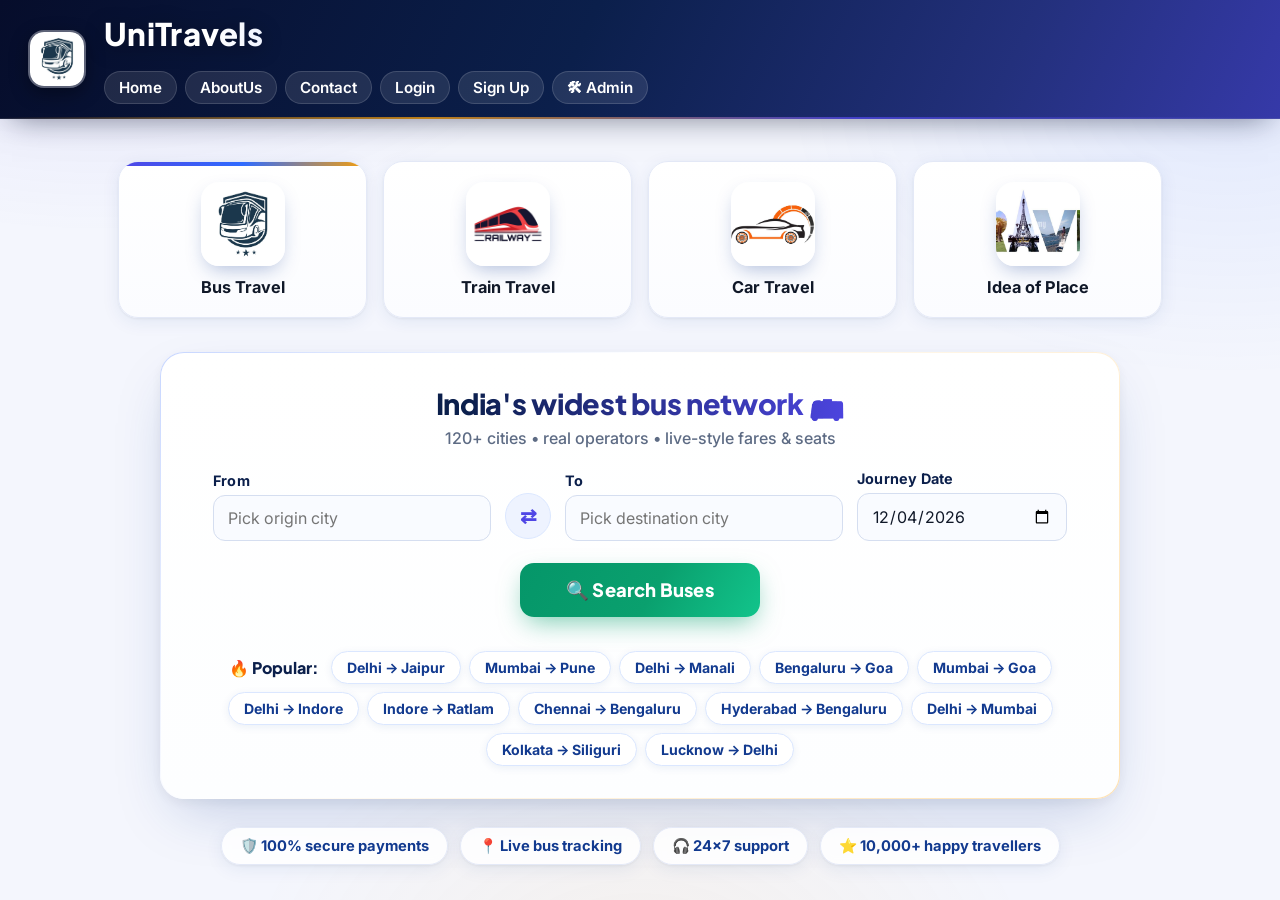
<file: index.html>
<!DOCTYPE html>
<html lang="en">
<head>
    <meta charset="UTF-8">
    <meta name="viewport" content="width=device-width, initial-scale=1.0">
    <title>UniTravels – Bus, Train & Car Booking</title>
    <meta name="description" content="UniTravels – search and book bus, train and car trips across Delhi, Mumbai, Goa, Indore and Ratlam.">
    <meta http-equiv="refresh" content="0; url=project/bus.html">
    <script>window.location.replace('project/bus.html' + window.location.search);</script>
</head>
<body>
    <p>Loading UniTravels… <a href="project/bus.html">Continue</a></p>
</body>
</html>
</file>
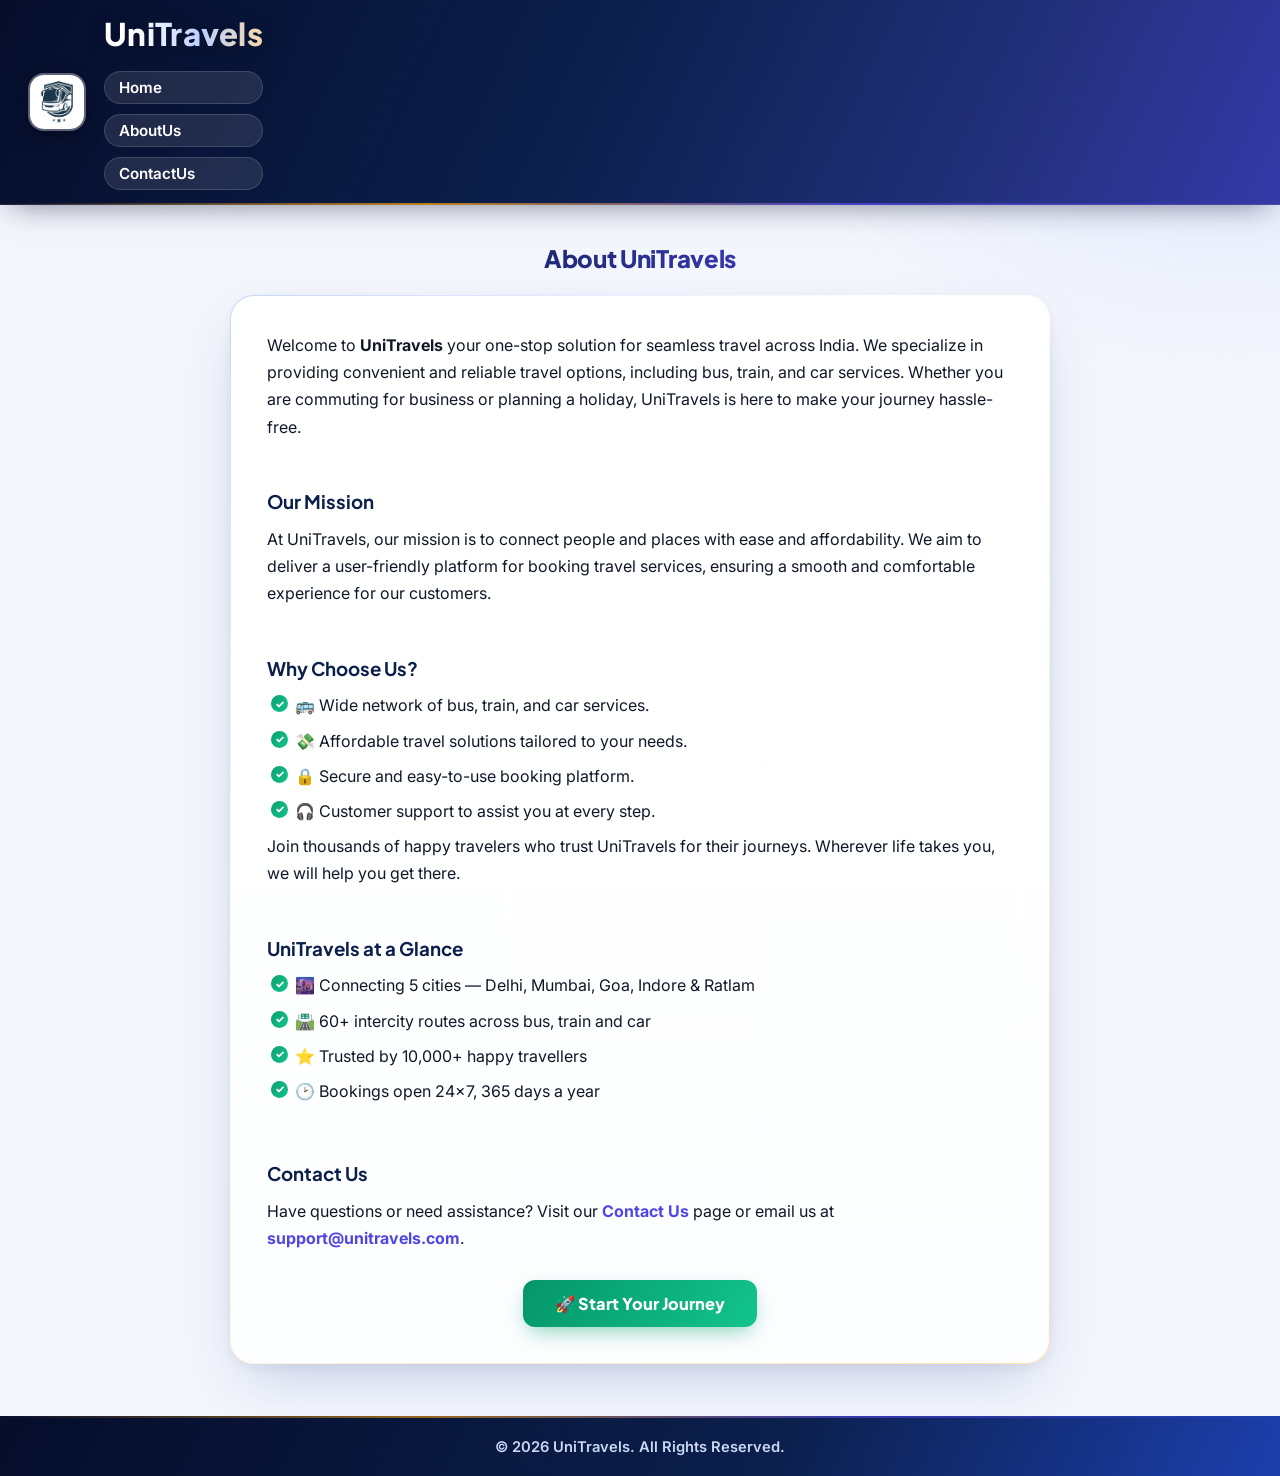
<file: project/aboutus.html>
<!DOCTYPE html>
<html lang="en">
<head>
    <meta charset="UTF-8">
    <meta name="viewport" content="width=device-width, initial-scale=1.0">
    <title>UniTravels</title>
    <meta http-equiv="Cache-Control" content="no-cache, no-store, must-revalidate">
    <meta http-equiv="Pragma" content="no-cache">
    <meta http-equiv="Expires" content="0">
    <link rel="stylesheet" href="styles.css?v=14">
</head>
<body>
    <header>
        <img src="bus.jpg" alt="logo" height="140" width="150">
        <div id="logo">
            <h1>UniTravels</h1>
            <a href="bus.html">Home</a>
            <a href="aboutus.html">AboutUs</a>
            <a href="contactus.html">ContactUs</a>
        </div>
    </header>
    <div class="main">
        <h2>About UniTravels</h2>
        <div id="aboutus">
            <p>
                Welcome to <b>UniTravels</b> your one-stop solution for seamless travel across India. We specialize in providing 
                convenient and reliable travel options, including bus, train, and car services. Whether you are commuting for business 
                or planning a holiday, UniTravels is here to make your journey hassle-free.
            </p><br>
            <h3>Our Mission</h3>
            <p>
                At UniTravels, our mission is to connect people and places with ease and affordability. We aim to deliver a 
                user-friendly platform for booking travel services, ensuring a smooth and comfortable experience for our customers.
            </p><br>
            <h3>Why Choose Us?</h3>
            <ul>
                <li>🚌 Wide network of bus, train, and car services.</li>
                <li>💸 Affordable travel solutions tailored to your needs.</li>
                <li>🔒 Secure and easy-to-use booking platform.</li>
                <li>🎧 Customer support to assist you at every step.</li>
            </ul>
            <p>
                Join thousands of happy travelers who trust UniTravels for their journeys. Wherever life takes you, we will help you get there.
            </p><br>
            <h3>UniTravels at a Glance</h3>
            <ul>
                <li>🌆 Connecting 5 cities — Delhi, Mumbai, Goa, Indore & Ratlam</li>
                <li>🛣️ 60+ intercity routes across bus, train and car</li>
                <li>⭐ Trusted by 10,000+ happy travellers</li>
                <li>🕑 Bookings open 24×7, 365 days a year</li>
            </ul><br>
            <h3>Contact Us</h3>
            <p>
                Have questions or need assistance? Visit our <a href="contactus.html">Contact Us</a> page or email us at 
                <a href="mailto:support@unitravels.com">support@unitravels.com</a>.
            </p><br>
            <p style="text-align:center;">
                <a href="bus.html"><button type="button">🚀 Start Your Journey</button></a>
            </p>
        </div>  
    </div>

    <footer>
        <p>&copy; 2026 UniTravels. All Rights Reserved.</p>
    </footer>
</body>
</html>
</file>
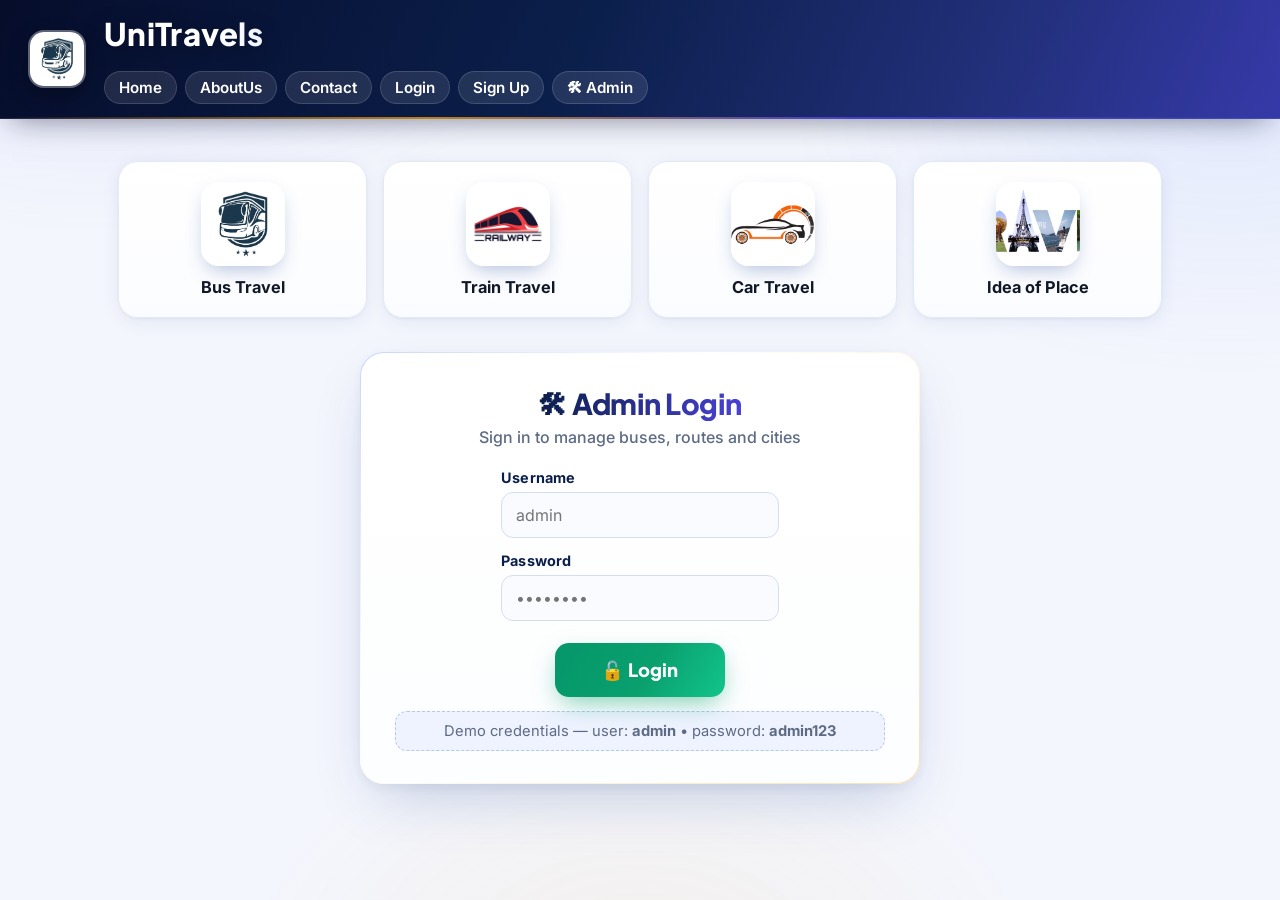
<file: project/admin.html>
<!DOCTYPE html>
<html lang="en">
<head>
    <meta charset="UTF-8">
    <meta name="viewport" content="width=device-width, initial-scale=1.0">
    <title>Admin Dashboard | UniTravels</title>
    <meta name="description" content="UniTravels admin dashboard — add buses, routes and cities.">
    <link rel="icon" type="image/jpeg" href="bus.jpg?v=14">
    <meta http-equiv="Cache-Control" content="no-cache, no-store, must-revalidate">
    <meta http-equiv="Pragma" content="no-cache">
    <meta http-equiv="Expires" content="0">
    <link rel="stylesheet" href="style.css?v=14">
</head>
<body data-dynamic="admin">
    <header>
        <img src="bus.jpg" alt="logo" height="140" width="150">
        <div id="logo">
            <h1>UniTravels</h1>
            <nav>
                <a href="bus.html">Home</a>
                <a href="aboutus.html">AboutUs</a>
                <a href="contactus.html">Contact</a>
            </nav>
        </div>
    </header>

    <div class="side">
        <a href="bus.html"><button id="box1">
            <img src="bus.jpg" alt="" height="100" width="100">
            <span><b>Bus Travel</b></span>
        </button></a>
        <a href="train.html"><button id="box2">
            <img src="train.jpg" alt="" height="100" width="100">
            <span><b>Train Travel</b></span>
        </button></a>
        <a href="car.html"><button id="box3">
            <img src="car.jpg" alt="" height="100" width="100">
            <span><b>Car Travel</b></span>
        </button></a>
        <a href="ideaaboutplaces.html"><button id="box4">
            <img src="idea.jpg" alt="" height="100" width="100">
            <span><b>Idea of Place</b></span>
        </button></a>
    </div>

    <!-- ============ admin login gate ============ -->
    <div id="web" class="adminLoginCard" style="display:none;">
        <h2 class="searchTitle">🛠 Admin Login</h2>
        <p class="searchSub">Sign in to manage buses, routes and cities</p>
        <div class="place">
            <div class="field">
                <label for="adminUser">Username</label>
                <input type="text" id="adminUser" placeholder="admin">
            </div>
            <div class="field">
                <label for="adminPass">Password</label>
                <input type="password" id="adminPass" placeholder="••••••••">
            </div>
        </div>
        <div class="Search">
            <button id="adminLoginBtn">🔓 Login</button>
        </div>
        <p id="adminMsg"></p>
        <p class="hint">Demo credentials — user: <b>admin</b> • password: <b>admin123</b></p>
    </div>

    <!-- ============ admin dashboard ============ -->
    <div id="adminDash" style="display:none;">
        <div class="adminTopBar">
            <h2>🛠 Admin Dashboard</h2>
            <button id="adminLogoutBtn" class="ghostBtn">Logout</button>
        </div>

        <div class="statsGrid">
            <div class="statCard"><div class="statNum" id="statCities">0</div><div class="statLabel">🌆 Cities in network</div></div>
            <div class="statCard"><div class="statNum" id="statBuses">0</div><div class="statLabel">🚌 Custom buses added</div></div>
            <div class="statCard"><div class="statNum" id="statOperators">0</div><div class="statLabel">🏢 Partner operators</div></div>
            <div class="statCard"><div class="statNum" id="statBookings">0</div><div class="statLabel">🎫 Bookings (this browser)</div></div>
            <div class="statCard"><div class="statNum" id="statGuideItems">0</div><div class="statLabel">🗺️ Guide items added</div></div>
            <div class="statCard"><div class="statNum" id="statCars">0</div><div class="statLabel">🚗 Custom cars added</div></div>
        </div>

        <!-- what do you want to add? forms generate per selection -->
        <div class="adminTabs">
            <button type="button" class="chipToggle adminTab active" data-tab="bus">🚌 Add Bus</button>
            <button type="button" class="chipToggle adminTab" data-tab="place">🗺️ Add Place</button>
            <button type="button" class="chipToggle adminTab" data-tab="car">🚗 Add Car</button>
        </div>

        <!-- add bus -->
        <div id="web1" class="adminFormCard">
            <h3>➕ Add a New Bus</h3>
            <div class="adminGrid">
                <div class="field"><label for="bFrom">From</label><input id="bFrom" list="cityList" placeholder="Origin city" autocomplete="off"></div>
                <div class="field"><label for="bTo">To</label><input id="bTo" list="cityList" placeholder="Destination city" autocomplete="off"></div>
                <div class="field"><label for="bOperator">Operator</label><input id="bOperator" list="opList" placeholder="e.g. VRL Travels" autocomplete="off"></div>
                <div class="field"><label for="bType">Bus Type</label>
                    <select id="bType">
                        <option>Non AC Seater</option>
                        <option>Non AC Sleeper</option>
                        <option>AC Seater</option>
                        <option selected>AC Sleeper</option>
                        <option>Volvo AC Seater</option>
                        <option>Volvo AC Sleeper</option>
                        <option>Luxury AC Sleeper</option>
                    </select>
                </div>
                <div class="field"><label for="bDeparture">Departure</label><input type="time" id="bDeparture" value="21:30"></div>
                <div class="field"><label for="bDurH">Duration</label>
                    <span class="durPair">
                        <input type="number" id="bDurH" min="0" max="72" value="12" title="hours"> h
                        <input type="number" id="bDurM" min="0" max="59" value="30" title="minutes"> m
                    </span>
                </div>
                <div class="field"><label for="bFare">Fare (₹ per seat)</label><input type="number" id="bFare" min="50" value="999"></div>
                <div class="field"><label for="bSeats">Total Seats</label><input type="number" id="bSeats" min="1" max="60" value="36"></div>
                <div class="field"><label for="bRating">Rating (1–5)</label><input type="number" id="bRating" min="1" max="5" step="0.1" value="4.3"></div>
                <div class="field"><label for="bBoarding">Boarding Point</label><input type="text" id="bBoarding" placeholder="e.g. ISBT Kashmiri Gate"></div>
                <div class="field"><label for="bDrop">Drop Point</label><input type="text" id="bDrop" placeholder="e.g. Central Bus Stand"></div>
            </div>
            <div class="Search">
                <button id="addBusBtn">💾 Save Bus</button>
            </div>
            <p id="busFormMsg"></p>
        </div>

        <!-- added buses -->
        <div id="bavail" style="display:block;">
            <h3 style="text-align:center; margin-bottom:10px;">🗂️ Custom Buses (shown in search results)</h3>
            <p id="noBuses" style="text-align:center;">No custom buses yet — add your first one above! ⬆️</p>
            <table id="adminBusTable" style="display:none;">
                <thead>
                    <tr>
                        <th>Route</th><th>Operator</th><th>Type</th><th>Departure</th>
                        <th>Duration</th><th>Fare</th><th>Seats</th><th>Rating</th><th>Action</th>
                    </tr>
                </thead>
                <tbody id="adminBusBody"></tbody>
            </table>
        </div>

        <!-- add place / guide details (generated when 🗺️ tab selected) -->
        <div id="placeCard" class="adminFormCard" style="display:none;">
            <h3>🗺️ Add Place / Guide Details</h3>
            <p class="hint">Ye items Idea of Place page ke guide cards mein turant dikhne lagenge (us browser mein).</p>
            <div class="adminGrid">
                <div class="field"><label for="gCity">City</label><input type="text" id="gCity" list="cityList" placeholder="e.g. Jodhpur" autocomplete="off"></div>
                <div class="field"><label for="gCat">Category</label>
                    <select id="gCat">
                        <option value="places">📍 Places</option>
                        <option value="hotels">🏨 Hotels</option>
                        <option value="restaurants">🍽️ Restaurants</option>
                        <option value="food">🍛 Food</option>
                    </select>
                </div>
                <div class="field"><label for="gItem">Item name</label><input type="text" id="gItem" placeholder="e.g. Mehrangarh Fort / Gypsy Restaurant / Mirchi Bada"></div>
            </div>
            <div class="Search">
                <button id="addGuideBtn">💾 Save to Guide</button>
            </div>
            <p id="guideFormMsg"></p>
            <table id="adminGuideTable" style="display:none; margin-top:16px;">
                <thead><tr><th>City</th><th>Category</th><th>Item</th><th>Action</th></tr></thead>
                <tbody id="adminGuideBody"></tbody>
            </table>
        </div>

        <!-- add car model (generated when 🚗 tab selected) -->
        <div id="carCard" class="adminFormCard" style="display:none;">
            <h3>🚗 Add a Car / Cab Model</h3>
            <p class="hint">Custom car models Car Travel search results mein "NEW" tag ke saath dikhenge.</p>
            <div class="adminGrid">
                <div class="field"><label for="carName">Model name</label><input type="text" id="carName" placeholder="e.g. Honda City"></div>
                <div class="field"><label for="carCat">Category</label>
                    <select id="carCat">
                        <option>Hatchback</option>
                        <option selected>Sedan</option>
                        <option>SUV · 6 seater</option>
                        <option>Premium SUV</option>
                        <option>Group Travel · 12 seater</option>
                    </select>
                </div>
                <div class="field"><label for="carSeats">Seats</label><input type="number" id="carSeats" min="1" max="16" value="4"></div>
                <div class="field"><label for="carPerKm">Rate (₹/km)</label><input type="number" id="carPerKm" min="5" step="0.5" value="15"></div>
                <div class="field"><label for="carMin">Minimum fare (₹)</label><input type="number" id="carMin" min="100" step="50" value="1200"></div>
                <div class="field"><label for="carFuel">Fuel</label>
                    <select id="carFuel">
                        <option>Petrol</option>
                        <option>Diesel</option>
                        <option>CNG</option>
                        <option>Electric</option>
                    </select>
                </div>
            </div>
            <div class="Search">
                <button id="addCarBtn">💾 Save Car</button>
            </div>
            <p id="carFormMsg"></p>
            <table id="adminCarTable" style="display:none; margin-top:16px;">
                <thead><tr><th>Model</th><th>Category</th><th>Seats</th><th>₹/km</th><th>Min fare</th><th>Fuel</th><th>Action</th></tr></thead>
                <tbody id="adminCarBody"></tbody>
            </table>
        </div>

        <!-- add city -->
        <div id="web1x" class="adminFormCard cityFormCard">
            <h3>🌆 Add a New City</h3>
            <div class="adminGrid">
                <div class="field"><label for="cName">City Name</label><input type="text" id="cName" placeholder="e.g. Jodhpur"></div>
                <div class="field"><label for="cState">State</label><input type="text" id="cState" placeholder="e.g. Rajasthan"></div>
                <div class="field"><label for="cLat">Latitude</label><input type="number" id="cLat" step="0.01" value="26.24"></div>
                <div class="field"><label for="cLon">Longitude</label><input type="number" id="cLon" step="0.01" value="73.02"></div>
            </div>
            <div class="Search">
                <button id="addCityBtn">💾 Save City</button>
            </div>
            <p id="cityFormMsg"></p>
            <table id="adminCityTable" style="display:none; margin-top:16px;">
                <thead><tr><th>City</th><th>State</th><th>Lat</th><th>Lon</th><th>Action</th></tr></thead>
                <tbody id="adminCityBody"></tbody>
            </table>
        </div>
    </div>

    <datalist id="cityList"></datalist>
    <datalist id="opList"></datalist>

    <script src="data.js?v=14"></script>
    <script src="app.js?v=14"></script>
    <script>
        (function () {
            'use strict';
            var DATA = window.UniTravelsData;
            var UT = window.UniTravels;
            var ADMIN_USER = 'admin', ADMIN_PASS = 'admin123';

            var loginCard = document.getElementById('adminLoginCard') || document.querySelector('.adminLoginCard');
            var dash = document.getElementById('adminDash');

            function isAdmin() { return sessionStorage.getItem('isAdmin') === 'true'; }

            /* ---------- datalists ---------- */
            function fillLists() {
                var dl = document.getElementById('cityList');
                dl.innerHTML = '';
                DATA.getCities().forEach(function (c) {
                    var o = document.createElement('option');
                    o.value = c.name;
                    o.textContent = c.name + ' — ' + c.state;
                    dl.appendChild(o);
                });
                var ol = document.getElementById('opList');
                ol.innerHTML = '';
                DATA.OPERATORS.forEach(function (op) {
                    var o = document.createElement('option');
                    o.value = op.name;
                    ol.appendChild(o);
                });
            }

            /* ---------- stats ---------- */
            function renderStats() {
                document.getElementById('statCities').textContent = DATA.getCities().length;
                document.getElementById('statBuses').textContent = DATA.getAdminBuses().length;
                var ops = {};
                DATA.OPERATORS.forEach(function (o) { ops[o.name] = 1; });
                DATA.getAdminBuses().forEach(function (b) { ops[b.operator] = 1; });
                document.getElementById('statOperators').textContent = Object.keys(ops).length;
                document.getElementById('statBookings').textContent = UT.getBookings().length;
            }

            /* ---------- admin buses table ---------- */
            function renderBuses() {
                var buses = DATA.getAdminBuses();
                var body = document.getElementById('adminBusBody');
                var table = document.getElementById('adminBusTable');
                var none = document.getElementById('noBuses');
                body.innerHTML = '';
                if (!buses.length) { table.style.display = 'none'; none.style.display = 'block'; return; }
                table.style.display = 'table';
                none.style.display = 'none';
                buses.forEach(function (b) {
                    var tr = document.createElement('tr');
                    tr.innerHTML =
                        '<td>' + b.from + ' → ' + b.to + '</td>' +
                        '<td>' + b.operator + '</td>' +
                        '<td>' + b.type + '</td>' +
                        '<td>' + b.departure + '</td>' +
                        '<td>' + DATA.fmtDur(b.durationMin) + '</td>' +
                        '<td>₹ ' + Number(b.fare).toLocaleString('en-IN') + '</td>' +
                        '<td>' + b.seats + '</td>' +
                        '<td>★ ' + Number(b.rating).toFixed(1) + '</td>';
                    var td = document.createElement('td');
                    var del = document.createElement('button');
                    del.textContent = '🗑 Delete';
                    del.addEventListener('click', function () {
                        if (!confirm('Delete this bus?')) return;
                        var list = DATA.getAdminBuses().filter(function (x) { return x.id !== b.id; });
                        DATA.saveAdminBuses(list);
                        renderBuses();
                        renderStats();
                    });
                    td.appendChild(del);
                    tr.appendChild(td);
                    body.appendChild(tr);
                });
            }

            /* ---------- admin cities table ---------- */
            function renderCities() {
                var cities = DATA.getAdminCities();
                var body = document.getElementById('adminCityBody');
                var table = document.getElementById('adminCityTable');
                body.innerHTML = '';
                if (!cities.length) { table.style.display = 'none'; return; }
                table.style.display = 'table';
                cities.forEach(function (c) {
                    var tr = document.createElement('tr');
                    tr.innerHTML = '<td>' + c.name + '</td><td>' + c.state + '</td><td>' + c.lat + '</td><td>' + c.lon + '</td>';
                    var td = document.createElement('td');
                    var del = document.createElement('button');
                    del.textContent = '🗑 Delete';
                    del.addEventListener('click', function () {
                        if (!confirm('Delete city ' + c.name + '?')) return;
                        DATA.saveAdminCities(DATA.getAdminCities().filter(function (x) { return x.name !== c.name; }));
                        renderCities();
                        renderStats();
                        fillLists();
                    });
                    td.appendChild(del);
                    tr.appendChild(td);
                    body.appendChild(tr);
                });
            }

            /* ---------- add bus ---------- */
            document.getElementById('addBusBtn').addEventListener('click', function () {
                var msg = document.getElementById('busFormMsg');
                msg.style.color = '#d93025';

                var from = DATA.findCity(document.getElementById('bFrom').value);
                var to = DATA.findCity(document.getElementById('bTo').value);
                var operator = document.getElementById('bOperator').value.trim();
                var departure = document.getElementById('bDeparture').value;
                var h = parseInt(document.getElementById('bDurH').value, 10) || 0;
                var m = parseInt(document.getElementById('bDurM').value, 10) || 0;
                var fare = parseFloat(document.getElementById('bFare').value);
                var seats = parseInt(document.getElementById('bSeats').value, 10);
                var rating = parseFloat(document.getElementById('bRating').value);

                if (!from || !to) { msg.textContent = '⚠️ Please choose valid origin and destination cities.'; return; }
                if (from.name.toLowerCase() === to.name.toLowerCase()) { msg.textContent = '⚠️ Origin and destination cannot be the same.'; return; }
                if (!operator) { msg.textContent = '⚠️ Please enter the operator name.'; return; }
                if (!departure) { msg.textContent = '⚠️ Please pick a departure time.'; return; }
                if (h * 60 + m < 20) { msg.textContent = '⚠️ Duration looks too short.'; return; }
                if (!(fare > 0) || !(seats > 0) || !(rating >= 1 && rating <= 5)) { msg.textContent = '⚠️ Please check fare, seats and rating.'; return; }

                var list = DATA.getAdminBuses();
                list.push({
                    id: 'CB' + Date.now().toString(36).toUpperCase(),
                    from: from.name,
                    to: to.name,
                    operator: operator,
                    type: document.getElementById('bType').value,
                    departure: departure,
                    durationMin: h * 60 + m,
                    fare: Math.round(fare),
                    seats: seats,
                    rating: Math.round(rating * 10) / 10,
                    boarding: document.getElementById('bBoarding').value.trim(),
                    drop: document.getElementById('bDrop').value.trim()
                });
                DATA.saveAdminBuses(list);
                msg.style.color = '#0a8f4d';
                msg.textContent = '✅ Bus added! It now appears in ' + from.name + ' → ' + to.name + ' search results.';
                renderBuses();
                renderStats();
            });

            /* ---------- add city ---------- */
            document.getElementById('addCityBtn').addEventListener('click', function () {
                var msg = document.getElementById('cityFormMsg');
                msg.style.color = '#d93025';
                var name = document.getElementById('cName').value.trim();
                var state = document.getElementById('cState').value.trim();
                var lat = parseFloat(document.getElementById('cLat').value);
                var lon = parseFloat(document.getElementById('cLon').value);

                if (!name || !state) { msg.textContent = '⚠️ Please enter city name and state.'; return; }
                if (isNaN(lat) || isNaN(lon) || Math.abs(lat) > 90 || Math.abs(lon) > 180) { msg.textContent = '⚠️ Please enter valid coordinates.'; return; }
                if (DATA.findCity(name)) { msg.textContent = '⚠️ That city already exists in the network.'; return; }

                var list = DATA.getAdminCities();
                list.push({ name: name, state: state, lat: lat, lon: lon });
                DATA.saveAdminCities(list);
                msg.style.color = '#0a8f4d';
                msg.textContent = '✅ City added! It is now bookable from the bus search.';
                renderCities();
                renderStats();
                fillLists();
                document.getElementById('cName').value = '';
                document.getElementById('cState').value = '';
            });

            /* ---------- login gate ---------- */
            function showDash() {
                loginCard.style.display = 'none';
                dash.style.display = 'block';
                fillLists();
                renderStats();
                renderBuses();
                renderCities();
            }

            document.getElementById('adminLoginBtn').addEventListener('click', function () {
                var u = document.getElementById('adminUser').value.trim();
                var p = document.getElementById('adminPass').value;
                var msg = document.getElementById('adminMsg');
                if (u === ADMIN_USER && p === ADMIN_PASS) {
                    sessionStorage.setItem('isAdmin', 'true');
                    showDash();
                } else {
                    msg.textContent = '❌ Invalid admin credentials.';
                    msg.style.color = '#d93025';
                }
            });
            document.getElementById('adminPass').addEventListener('keydown', function (e) {
                if (e.key === 'Enter') document.getElementById('adminLoginBtn').click();
            });
            document.getElementById('adminLogoutBtn').addEventListener('click', function () {
                sessionStorage.removeItem('isAdmin');
                dash.style.display = 'none';
                loginCard.style.display = 'block';
            });

            /* ---------- tabs: form generated per selection (bus / place / car) ---------- */
            var placeCard = document.getElementById('placeCard');
            var carCard = document.getElementById('carCard');
            var busEls = [document.getElementById('web1'), document.getElementById('bavail')];
            function showTab(tab) {
                busEls.forEach(function (el) { el.style.display = (tab === 'bus') ? 'block' : 'none'; });
                placeCard.style.display = (tab === 'place') ? 'block' : 'none';
                carCard.style.display = (tab === 'car') ? 'block' : 'none';
                Array.prototype.forEach.call(document.querySelectorAll('.adminTab'), function (b) {
                    b.classList.toggle('active', b.getAttribute('data-tab') === tab);
                });
            }
            Array.prototype.forEach.call(document.querySelectorAll('.adminTab'), function (b) {
                b.addEventListener('click', function () { showTab(b.getAttribute('data-tab')); });
            });

            /* ---------- place / guide CRUD ---------- */
            var CAT_LABEL = { places: '📍 Places', hotels: '🏨 Hotels', restaurants: '🍽️ Restaurants', food: '🍛 Food' };
            function refreshGuideTable() {
                var g = DATA.getAdminGuides();
                var rows = [], total = 0;
                Object.keys(g).sort().forEach(function (city) {
                    ['places', 'hotels', 'restaurants', 'food'].forEach(function (cat) {
                        (g[city][cat] || []).forEach(function (item, idx) {
                            total++;
                            rows.push('<tr><td>' + city + '</td><td>' + CAT_LABEL[cat] + '</td><td>' + item +
                                '</td><td><button class="ghostBtn delGuide" data-city="' + city + '" data-cat="' + cat +
                                '" data-idx="' + idx + '">🗑 Delete</button></td></tr>');
                        });
                    });
                });
                document.getElementById('statGuideItems').textContent = total;
                var tbl = document.getElementById('adminGuideTable');
                if (!rows.length) { tbl.style.display = 'none'; return; }
                tbl.style.display = 'table';
                var body = document.getElementById('adminGuideBody');
                body.innerHTML = rows.join('');
                Array.prototype.forEach.call(body.querySelectorAll('.delGuide'), function (btn) {
                    btn.addEventListener('click', function () {
                        var g2 = DATA.getAdminGuides();
                        var arr = g2[btn.getAttribute('data-city')][btn.getAttribute('data-cat')];
                        arr.splice(+btn.getAttribute('data-idx'), 1);
                        DATA.saveAdminGuides(g2);
                        refreshGuideTable();
                    });
                });
            }
            document.getElementById('addGuideBtn').addEventListener('click', function () {
                var c = DATA.findCity(document.getElementById('gCity').value);
                var item = document.getElementById('gItem').value.trim();
                var msg = document.getElementById('guideFormMsg');
                if (!c || !item) { msg.textContent = '❌ Network city aur item name dono likhein'; return; }
                var cat = document.getElementById('gCat').value;
                var g = DATA.getAdminGuides();
                if (!g[c.name]) g[c.name] = { hotels: [], places: [], restaurants: [], food: [] };
                if (!g[c.name][cat]) g[c.name][cat] = [];
                if (g[c.name][cat].indexOf(item) === -1) g[c.name][cat].push(item);
                DATA.saveAdminGuides(g);
                msg.textContent = '✅ "' + item + '" → ' + c.name + ' guide (' + CAT_LABEL[cat] + ') mein add ho gaya';
                document.getElementById('gItem').value = '';
                refreshGuideTable();
            });

            /* ---------- car CRUD ---------- */
            function refreshCarTable() {
                var list = DATA.getAdminCars();
                document.getElementById('statCars').textContent = list.length;
                var tbl = document.getElementById('adminCarTable');
                if (!list.length) { tbl.style.display = 'none'; return; }
                tbl.style.display = 'table';
                document.getElementById('adminCarBody').innerHTML = list.map(function (m, i) {
                    return '<tr><td>' + m.name + '</td><td>' + m.cat + '</td><td>' + m.seats + '</td><td>₹' + m.perKm +
                        '</td><td>₹' + m.min + '</td><td>' + (m.fuel || ['Petrol']).join(', ') +
                        '</td><td><button class="ghostBtn delCar" data-idx="' + i + '">🗑 Delete</button></td></tr>';
                }).join('');
                Array.prototype.forEach.call(document.querySelectorAll('.delCar'), function (btn) {
                    btn.addEventListener('click', function () {
                        var l = DATA.getAdminCars();
                        l.splice(+btn.getAttribute('data-idx'), 1);
                        DATA.saveAdminCars(l);
                        refreshCarTable();
                    });
                });
            }
            document.getElementById('addCarBtn').addEventListener('click', function () {
                var name = document.getElementById('carName').value.trim();
                var msg = document.getElementById('carFormMsg');
                if (!name) { msg.textContent = '❌ Model name likhein'; return; }
                var l = DATA.getAdminCars();
                l.push({
                    name: name,
                    cat: document.getElementById('carCat').value,
                    seats: +document.getElementById('carSeats').value || 4,
                    perKm: +document.getElementById('carPerKm').value || 15,
                    min: +document.getElementById('carMin').value || 1000,
                    fuel: [document.getElementById('carFuel').value]
                });
                DATA.saveAdminCars(l);
                msg.textContent = '✅ ' + name + ' save ho gaya — Car Travel results mein "NEW" tag ke saath dikhega';
                document.getElementById('carName').value = '';
                refreshCarTable();
            });
            refreshGuideTable();
            refreshCarTable();

            if (isAdmin()) showDash();
            else loginCard.style.display = 'block';
        })();
    </script>
</body>
</html>
</file>
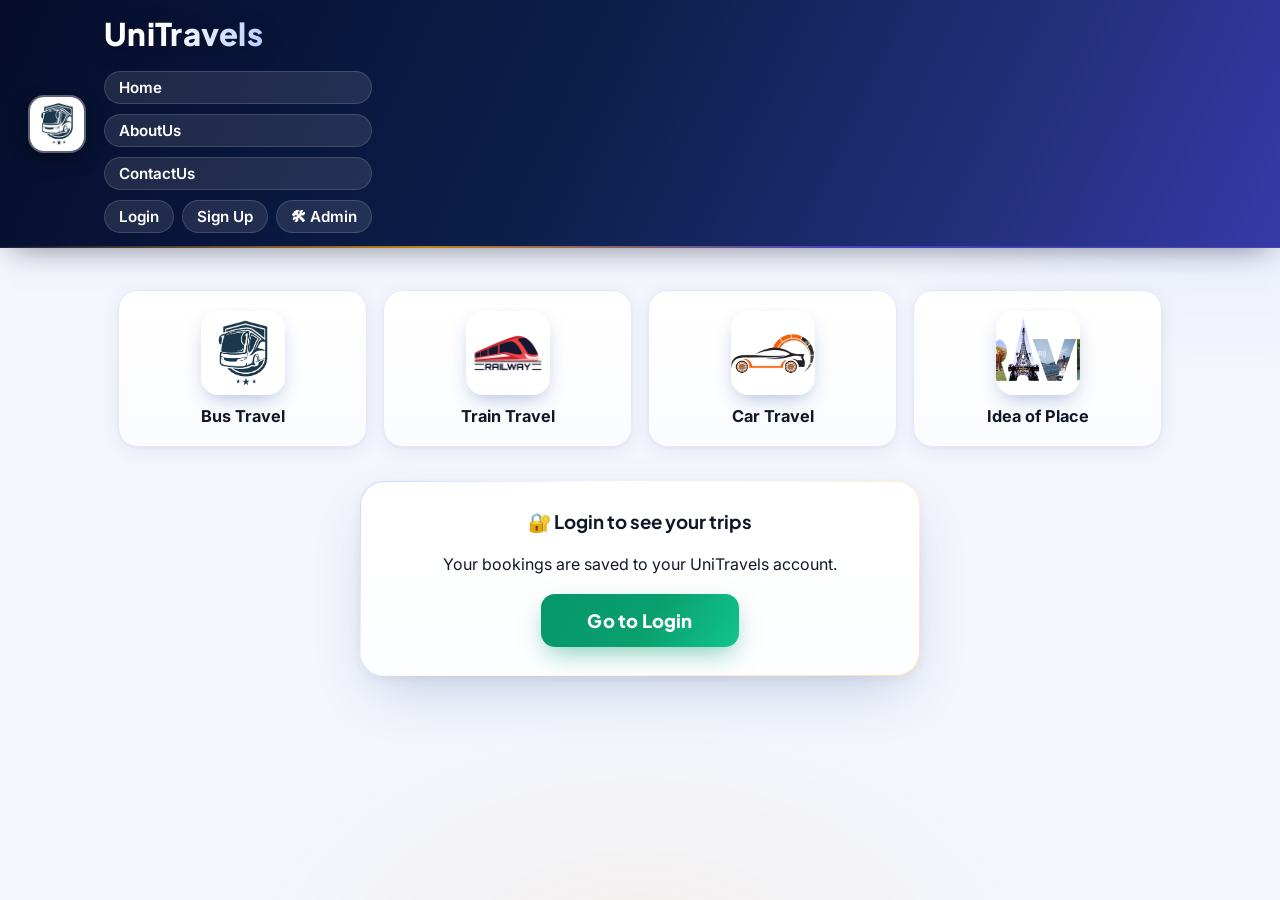
<file: project/bookings.html>
<!DOCTYPE html>
<html lang="en">
<head>
    <meta charset="UTF-8">
    <meta name="viewport" content="width=device-width, initial-scale=1.0">
    <title>My Bookings | UniTravels</title>
    <meta name="description" content="Manage your UniTravels bus, train and car bookings.">
    <link rel="icon" type="image/jpeg" href="bus.jpg?v=14">
    <meta http-equiv="Cache-Control" content="no-cache, no-store, must-revalidate">
    <meta http-equiv="Pragma" content="no-cache">
    <meta http-equiv="Expires" content="0">
    <link rel="stylesheet" href="style.css?v=14">
</head>
<body data-dynamic="bookings">
    <header>
        <img src="bus.jpg" alt="logo" height="140" width="150">
        <div id="logo">
            <h1>UniTravels</h1>
            <a href="bus.html">Home</a>
            <a href="aboutus.html">AboutUs</a>
            <a href="contactus.html">ContactUs</a>
        </div>
    </header>
    <div class="side">
        <a href="bus.html"><button id="box1">
            <img src="bus.jpg" alt="" height="100" width="100">
            <span><b>Bus Travel</b></span>
        </button></a>
        <a href="train.html"><button id="box2">
            <img src="train.jpg" alt="" height="100" width="100">
            <span><b>Train Travel</b></span>
        </button></a>
        <a href="car.html"><button id="box3">
            <img src="car.jpg" alt="" height="100" width="100">
            <span><b>Car Travel</b></span>
        </button></a>
        <a href="ideaaboutplaces.html"><button id="box4">
            <img src="idea.jpg" alt="" height="100" width="100">
            <span><b>Idea of Place</b></span>
        </button></a>
    </div>

    <!-- shown when logged out -->
    <div id="web1" style="display:none; text-align:center;">
        <h3>🔐 Login to see your trips</h3><br>
        <p>Your bookings are saved to your UniTravels account.</p><br>
        <div class="Search"><button id="goLogin">Go to Login</button></div>
    </div>

    <!-- shown when logged in -->
    <div id="bavail" style="display:none;">
        <p id="bkBanner" style="display:none; text-align:center; font-size:1.2em; color:green; margin-bottom:15px;"></p>
        <h3 id="bkHeading" style="text-align:center; margin-bottom:10px;">🧳 My Bookings</h3>
        <p id="bkEmpty" style="display:none; text-align:center; padding:20px;">
            You have no bookings yet. Time to plan a trip! 🌍
        </p>
        <table id="bkTable" style="display:none;">
            <thead>
                <tr>
                    <th>Booking ID</th>
                    <th>Trip</th>
                    <th>Departure</th>
                    <th>Date</th>
                    <th>Passenger</th>
                    <th>Seats</th>
                    <th>Total Fare</th>
                    <th>Status</th>
                    <th>Action</th>
                </tr>
            </thead>
            <tbody id="bkBody"></tbody>
        </table>
        <div class="Search" style="margin-top:10px;">
            <button id="newTrip">➕ Book a New Trip</button>
        </div>
    </div>

    <script src="app.js?v=14"></script>
    <script>
        (function () {
            var UT = window.UniTravels;
            var card = document.getElementById('web1');
            var panel = document.getElementById('bavail');

            document.getElementById('goLogin').addEventListener('click', function () {
                location.href = 'Login.html?next=bookings';
            });
            document.getElementById('newTrip').addEventListener('click', function () {
                location.href = 'bus.html';
            });

            if (!UT.isLoggedIn()) {
                card.style.display = 'block';
                return;
            }
            panel.style.display = 'block';

            /* success banner after a fresh booking */
            var bookedId = new URLSearchParams(location.search).get('booked');
            if (bookedId) {
                var banner = document.getElementById('bkBanner');
                banner.textContent = '🎉 Booking ' + bookedId + ' confirmed! Have a great journey.';
                banner.style.display = 'block';
            }

            function departureOf(b) {
                /* dynamic bus bookings store departure directly */
                if (b.departure) return b.departure;
                /* static train/car rows: find the cell that looks like a time */
                for (var i = 0; i < (b.cells || []).length; i++) {
                    if (/^\d{1,2}:\d{2}/.test(b.cells[i])) return b.cells[i];
                }
                return '—';
            }

            function render() {
                var mine = UT.getBookings().filter(function (b) {
                    return b.user === UT.getUser().name;
                });
                var body = document.getElementById('bkBody');
                var table = document.getElementById('bkTable');
                var empty = document.getElementById('bkEmpty');
                body.innerHTML = '';

                if (!mine.length) {
                    table.style.display = 'none';
                    empty.style.display = 'block';
                    return;
                }
                table.style.display = 'table';
                empty.style.display = 'none';

                document.getElementById('bkHeading').textContent =
                    '🧳 My Bookings (' + mine.length + ')';

                mine.forEach(function (b) {
                    var tr = document.createElement('tr');

                    var tdId = document.createElement('td');
                    tdId.textContent = b.id;

                    var tdTrip = document.createElement('td');
                    tdTrip.innerHTML = '<b>' + (b.icon || '') + ' ' + (b.operator || b.mode) + '</b><br>' +
                        b.from + ' → ' + b.to;

                    var tdDep = document.createElement('td');
                    tdDep.textContent = departureOf(b);

                    var tdDate = document.createElement('td');
                    tdDate.textContent = UT.niceDate(b.date);

                    var tdPax = document.createElement('td');
                    tdPax.textContent = b.passenger;

                    var tdSeats = document.createElement('td');
                    tdSeats.textContent = b.seats;

                    var tdFare = document.createElement('td');
                    tdFare.textContent = 'INR ' + Number(b.total).toLocaleString('en-IN');

                    var tdStatus = document.createElement('td');
                    tdStatus.textContent = b.status === 'Confirmed' ? '✅ Confirmed' : '❌ Cancelled';

                    var tdAction = document.createElement('td');
                    if (b.status === 'Confirmed') {
                        var cancel = document.createElement('button');
                        cancel.textContent = 'Cancel';
                        cancel.addEventListener('click', function () {
                            if (!confirm('Cancel booking ' + b.id + '?')) return;
                            var all = UT.getBookings();
                            for (var i = 0; i < all.length; i++) {
                                if (all[i].id === b.id) { all[i].status = 'Cancelled'; break; }
                            }
                            UT.saveBookings(all);
                            render();
                        });
                        tdAction.appendChild(cancel);
                    } else {
                        tdAction.textContent = '—';
                    }

                    tr.appendChild(tdId);
                    tr.appendChild(tdTrip);
                    tr.appendChild(tdDep);
                    tr.appendChild(tdDate);
                    tr.appendChild(tdPax);
                    tr.appendChild(tdSeats);
                    tr.appendChild(tdFare);
                    tr.appendChild(tdStatus);
                    tr.appendChild(tdAction);
                    body.appendChild(tr);
                });
            }

            render();
        })();
    </script>
</body>
</html>
</file>
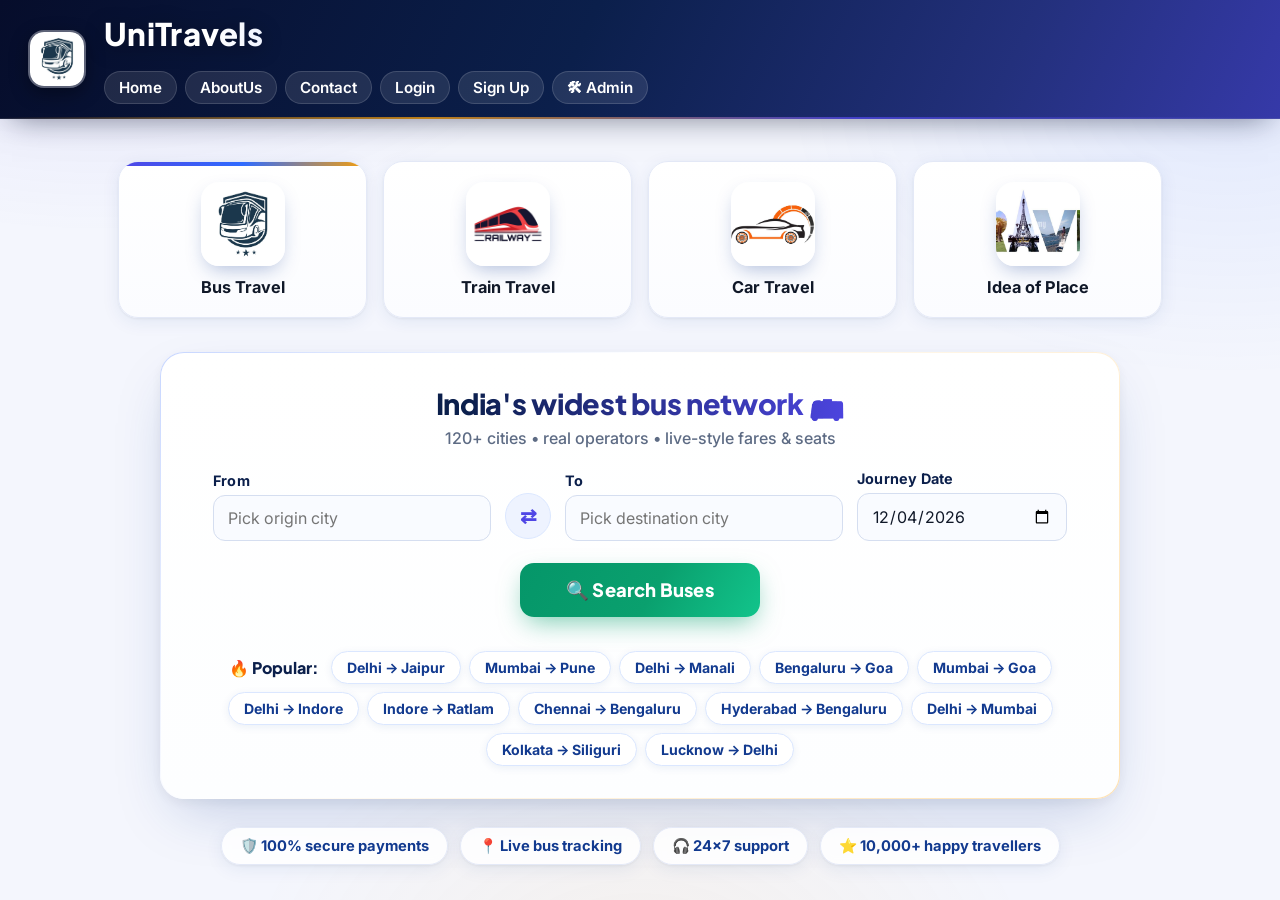
<file: project/bus.html>
<!DOCTYPE html>
<html lang="en">
<head>
    <meta charset="UTF-8">
    <meta name="viewport" content="width=device-width, initial-scale=1.0">
    <title>Bus Booking | UniTravels</title>
    <meta name="description" content="Book bus tickets across 120+ Indian cities with top operators — IntrCity, Zingbus, VRL, Hans, Chartered and more.">
    <link rel="icon" type="image/jpeg" href="bus.jpg?v=14">
    <meta http-equiv="Cache-Control" content="no-cache, no-store, must-revalidate">
    <meta http-equiv="Pragma" content="no-cache">
    <meta http-equiv="Expires" content="0">
    <link rel="stylesheet" href="style.css?v=14">
</head>
<body data-dynamic="bus">
    <header>
        <img src="bus.jpg" alt="logo" height="140" width="150">
        <div id="logo">
            <h1>UniTravels</h1>
            <nav>
                <a href="bus.html">Home</a>
                <a href="aboutus.html">AboutUs</a>
                <a href="contactus.html">Contact</a>
            </nav>
        </div>
    </header>

    <div class="side">
        <a href="bus.html"><button id="box1" class="active">
            <img src="bus.jpg" alt="" height="100" width="100">
            <span><b>Bus Travel</b></span>
        </button></a>
        <a href="train.html"><button id="box2">
            <img src="train.jpg" alt="" height="100" width="100">
            <span><b>Train Travel</b></span>
        </button></a>
        <a href="car.html"><button id="box3">
            <img src="car.jpg" alt="" height="100" width="100">
            <span><b>Car Travel</b></span>
        </button></a>
        <a href="ideaaboutplaces.html"><button id="box4">
            <img src="idea.jpg" alt="" height="100" width="100">
            <span><b>Idea of Place</b></span>
        </button></a>
    </div>

    <div id="web">
        <h2 class="searchTitle">India's widest bus network 🚌</h2>
        <p class="searchSub">120+ cities • real operators • live-style fares &amp; seats</p>
        <div class="place">
            <div class="field">
                <label for="location">From</label>
                <input id="location" list="cityList" placeholder="Pick origin city" autocomplete="off" required>
            </div>
            <button type="button" id="swapBtn" class="swapBtn" title="Swap cities">⇄</button>
            <div class="field">
                <label for="destination">To</label>
                <input id="destination" list="cityList" placeholder="Pick destination city" autocomplete="off" required>
            </div>
            <div class="field">
                <label for="date">Journey Date</label>
                <input type="date" id="date">
            </div>
        </div>
        <div class="Search">
            <button type="button" id="busSearchBtn">🔍 Search Buses</button>
        </div>
        <p id="loginMessage"></p>
        <div class="popularRoutes" id="popularRoutes"></div>
    </div>
    <datalist id="cityList"></datalist>

    <div class="trustStrip">
        <span>🛡️ 100% secure payments</span>
        <span>📍 Live bus tracking</span>
        <span>🎧 24×7 support</span>
        <span>⭐ 10,000+ happy travellers</span>
    </div>

    <div id="bavail" style="display: none;"></div>

    <script src="data.js?v=14"></script>
    <script src="app.js?v=14"></script>
    <script src="bus.js?v=14"></script>
</body>
</html>
</file>
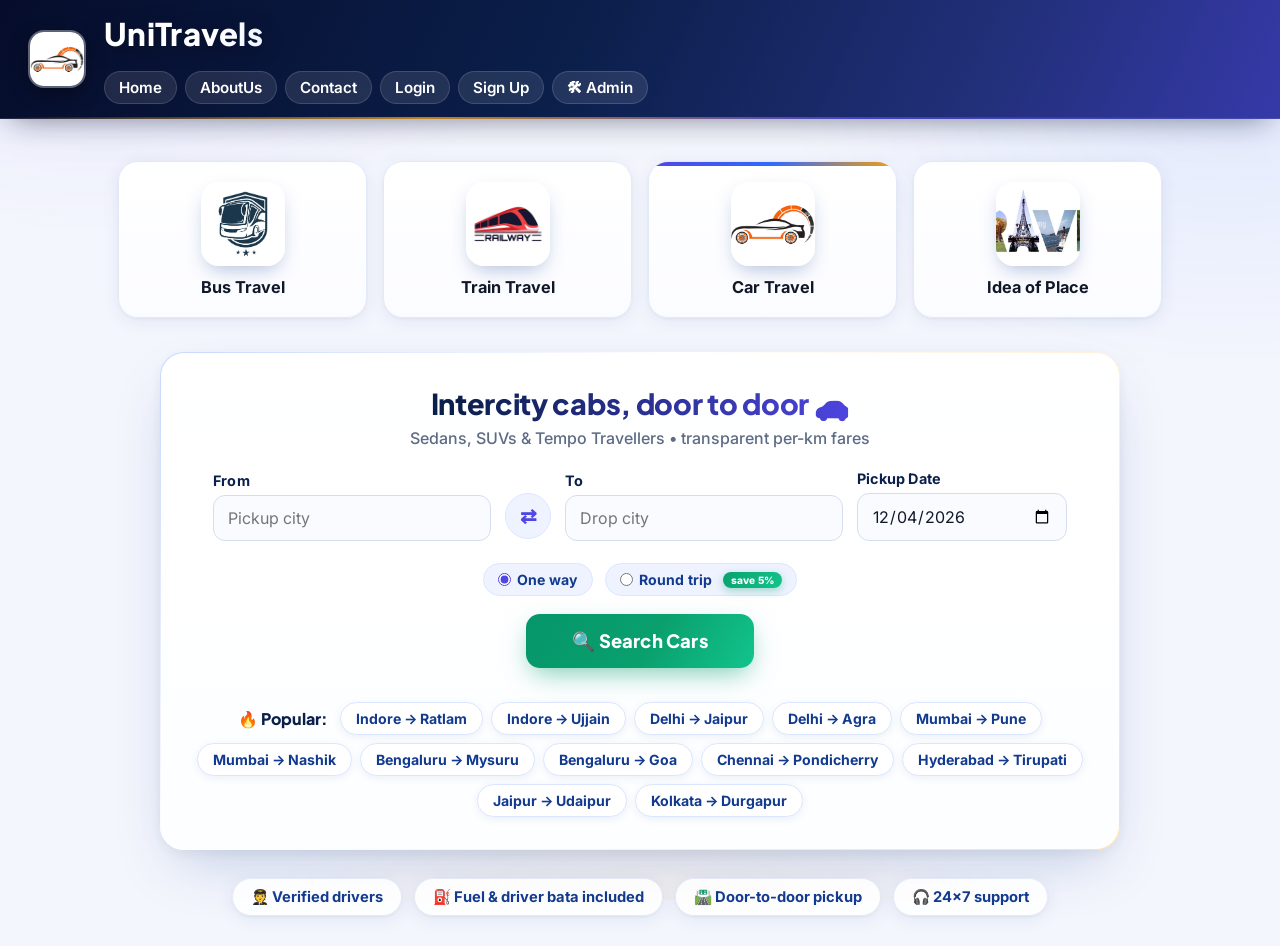
<file: project/car.html>
<!DOCTYPE html>
<html lang="en">
<head>
    <meta charset="UTF-8">
    <meta name="viewport" content="width=device-width, initial-scale=1.0">
    <title>Car Booking | UniTravels</title>
    <meta name="description" content="Book intercity outstation cabs — Dzire, Ertiga, Innova Crysta and Tempo Travellers across 120+ Indian cities.">
    <link rel="icon" type="image/jpeg" href="car.jpg?v=14">
    <meta http-equiv="Cache-Control" content="no-cache, no-store, must-revalidate">
    <meta http-equiv="Pragma" content="no-cache">
    <meta http-equiv="Expires" content="0">
    <link rel="stylesheet" href="style.css?v=14">
</head>
<body data-dynamic="car">
    <header>
        <img src="car.jpg" alt="logo" height="140" width="150">
        <div id="logo">
            <h1>UniTravels</h1>
            <nav>
                <a href="bus.html">Home</a>
                <a href="aboutus.html">AboutUs</a>
                <a href="contactus.html">Contact</a>
            </nav>
        </div>
    </header>

    <div class="side">
        <a href="bus.html"><button id="box1">
            <img src="bus.jpg" alt="" height="100" width="100">
            <span><b>Bus Travel</b></span>
        </button></a>
        <a href="train.html"><button id="box2">
            <img src="train.jpg" alt="" height="100" width="100">
            <span><b>Train Travel</b></span>
        </button></a>
        <a href="car.html"><button id="box3" class="active">
            <img src="car.jpg" alt="" height="100" width="100">
            <span><b>Car Travel</b></span>
        </button></a>
        <a href="ideaaboutplaces.html"><button id="box4">
            <img src="idea.jpg" alt="" height="100" width="100">
            <span><b>Idea of Place</b></span>
        </button></a>
    </div>

    <div id="web">
        <h2 class="searchTitle">Intercity cabs, door to door 🚗</h2>
        <p class="searchSub">Sedans, SUVs &amp; Tempo Travellers • transparent per-km fares</p>
        <div class="place">
            <div class="field">
                <label for="location">From</label>
                <input id="location" list="cityList" placeholder="Pickup city" autocomplete="off" required>
            </div>
            <button type="button" id="swapBtn" class="swapBtn" title="Swap cities">⇄</button>
            <div class="field">
                <label for="destination">To</label>
                <input id="destination" list="cityList" placeholder="Drop city" autocomplete="off" required>
            </div>
            <div class="field">
                <label for="date">Pickup Date</label>
                <input type="date" id="date">
            </div>
        </div>
        <div class="tripToggle">
            <label class="chipToggle"><input type="radio" name="tripType" id="tripOne" checked> One way</label>
            <label class="chipToggle"><input type="radio" name="tripType" id="tripRound"> Round trip <span class="saveBadge">save 5%</span></label>
        </div>
        <div class="Search">
            <button type="button" id="carSearchBtn">🔍 Search Cars</button>
        </div>
        <p id="loginMessage"></p>
        <div class="popularRoutes" id="popularRoutes"></div>
    </div>
    <datalist id="cityList"></datalist>

    <div class="trustStrip">
        <span>🧑‍✈️ Verified drivers</span>
        <span>⛽ Fuel &amp; driver bata included</span>
        <span>🛣️ Door-to-door pickup</span>
        <span>🎧 24×7 support</span>
    </div>

    <div id="cavail" style="display: none;"></div>

    <script src="data.js?v=14"></script>
    <script src="app.js?v=14"></script>
    <script src="car.js?v=14"></script>
</body>
</html>
</file>
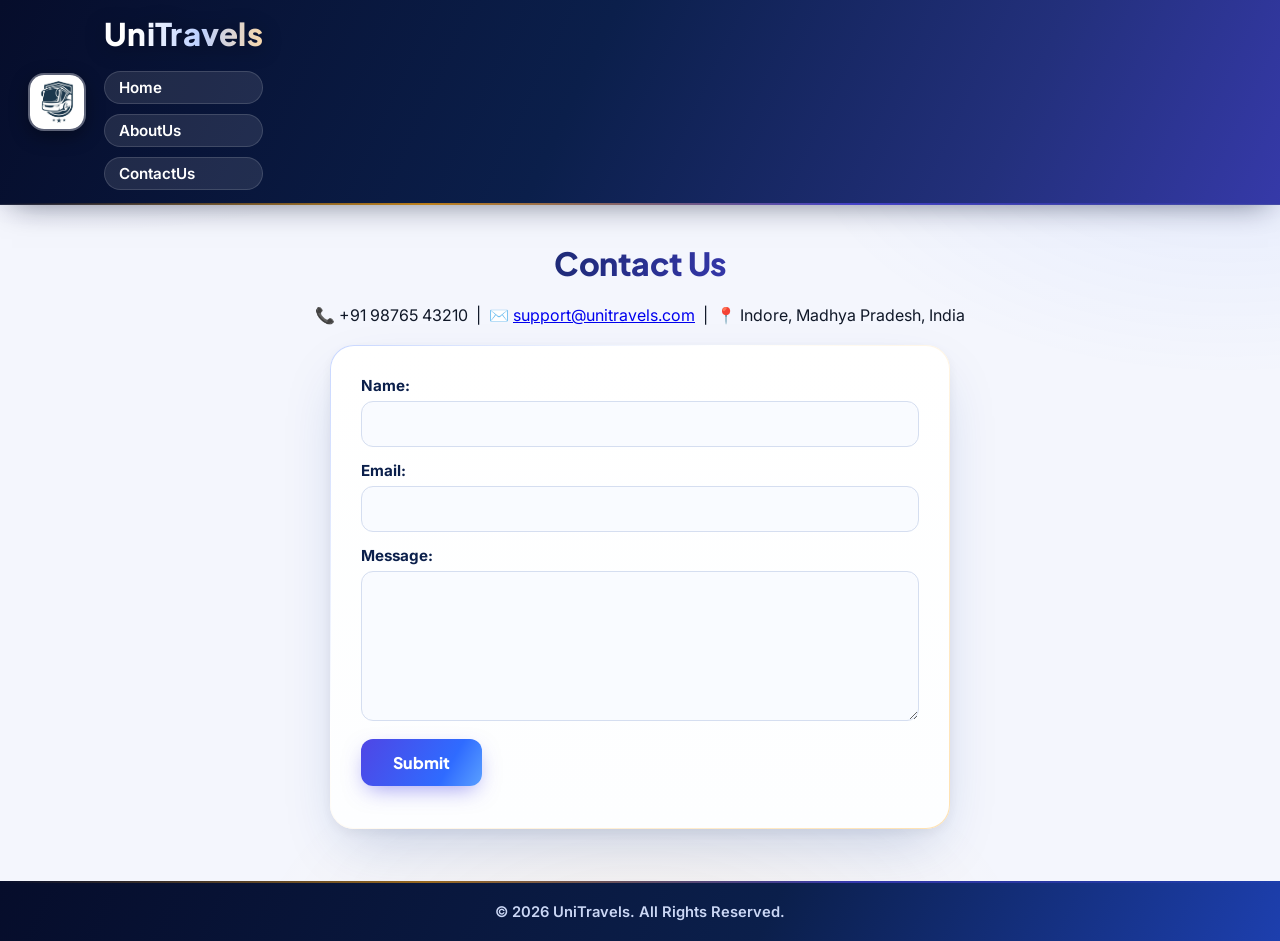
<file: project/contactus.html>
<!DOCTYPE html>
<html lang="en">
<head>
    <meta charset="UTF-8">
    <meta name="viewport" content="width=device-width, initial-scale=1.0">
    <title>UniTravels</title>
    <meta http-equiv="Cache-Control" content="no-cache, no-store, must-revalidate">
    <meta http-equiv="Pragma" content="no-cache">
    <meta http-equiv="Expires" content="0">
    <link rel="stylesheet" href="styles.css?v=14">
</head>
<body>
    <header>
        <img src="bus.jpg" alt="logo" height="140" width="150">
        <div id="logo">
            <h1>UniTravels</h1>
            <a href="bus.html">Home</a>
            <a href="aboutus.html">AboutUs</a>
            <a href="contactus.html">ContactUs</a>
        </div>
    </header>
    <div class="main">
        <h1>Contact Us</h1>
        <p style="text-align:center; margin-bottom:20px;">
            📞 +91 98765 43210 &nbsp;|&nbsp; ✉️ <a href="mailto:support@unitravels.com">support@unitravels.com</a> &nbsp;|&nbsp; 📍 Indore, Madhya Pradesh, India
        </p>
        <div class="form">
            <label for="name">Name:</label>
            <input type="text" id="name" name="name" required>

            <label for="email">Email:</label>
            <input type="email" id="email" name="email" required>

            <label for="message">Message:</label>
            <textarea id="message" name="message" required></textarea>

            <button onclick="Submit()" type="submit" id="Submit">Submit</button>
            <p id="SubmitMessage"></p>
        </div>
    </div>
    <footer>
        <p>&copy; 2026 UniTravels. All Rights Reserved.</p>
    </footer>
    <script>
        function Submit() {
            const name = document.getElementById('name').value.trim();
            const email = document.getElementById('email').value.trim();
            const message = document.getElementById('message').value.trim();
            const SubmitMsg = document.getElementById('SubmitMessage');

            if (!name || !email || !message) {
                SubmitMsg.textContent = "Please fill in all the details.";
                SubmitMsg.style.color = "red";
                return;
            }
            if (!/^[^\s@]+@[^\s@]+\.[^\s@]+$/.test(email)) {
                SubmitMsg.textContent = "Please enter a valid email address.";
                SubmitMsg.style.color = "red";
                return;
            }

            /* keep a copy of the message locally so nothing is lost */
            const inbox = JSON.parse(localStorage.getItem('unitravels_messages') || '[]');
            inbox.unshift({ name, email, message, at: new Date().toISOString() });
            localStorage.setItem('unitravels_messages', JSON.stringify(inbox));

            SubmitMsg.textContent = "✅ Thanks " + name + "! Your message has been sent — we'll reply to " + email + " soon.";
            SubmitMsg.style.color = "green";
            document.getElementById('name').value = '';
            document.getElementById('email').value = '';
            document.getElementById('message').value = '';
        }
    </script>
</body>
</html>
</file>
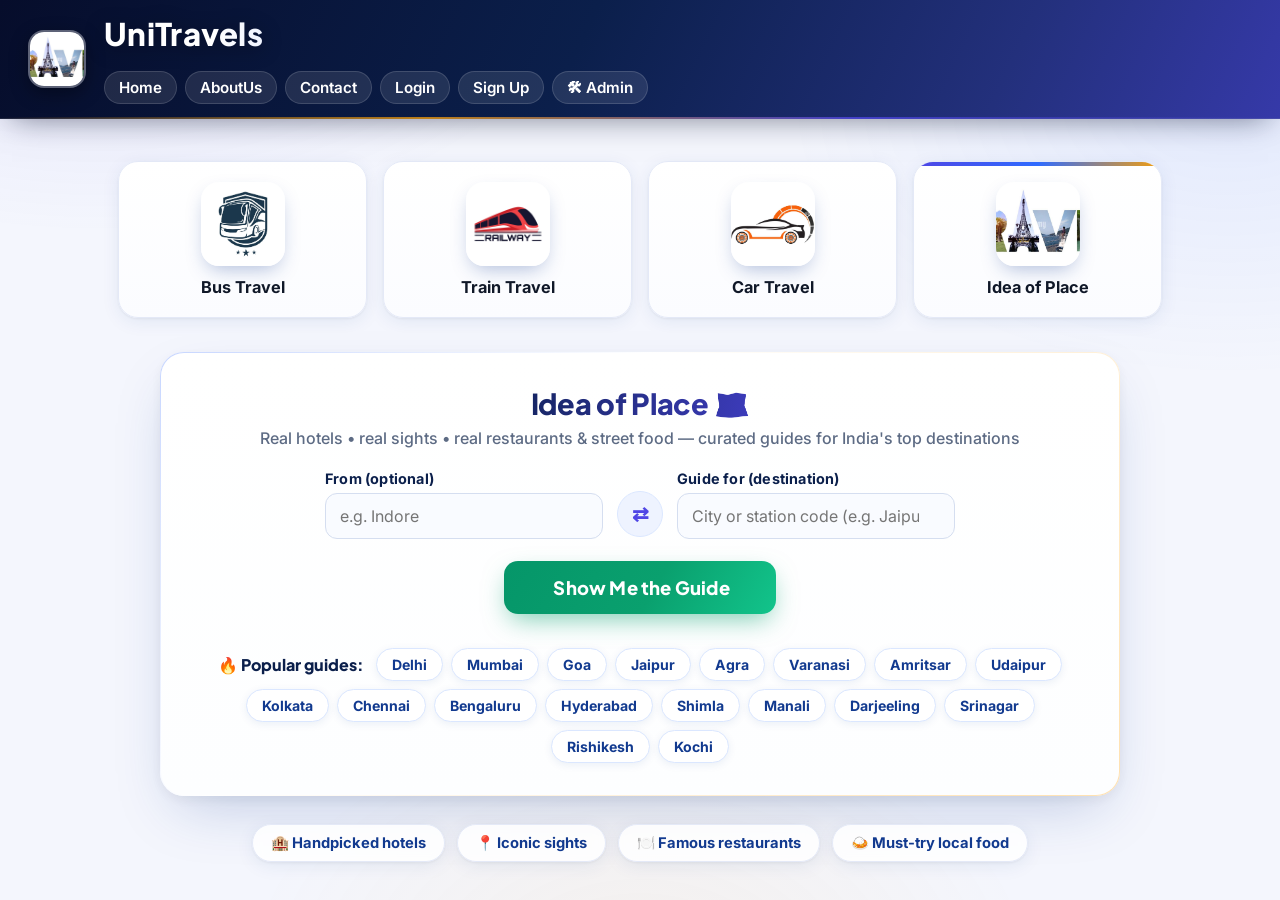
<file: project/ideaaboutplaces.html>
<!DOCTYPE html>
<html lang="en">
<head>
    <meta charset="UTF-8">
    <meta name="viewport" content="width=device-width, initial-scale=1.0">
    <title>Destination Guide | UniTravels</title>
    <meta name="description" content="Curated real hotels, sights, restaurants and must-try food for India's top destinations.">
    <link rel="icon" type="image/jpeg" href="idea.jpg?v=14">
    <meta http-equiv="Cache-Control" content="no-cache, no-store, must-revalidate">
    <meta http-equiv="Pragma" content="no-cache">
    <meta http-equiv="Expires" content="0">
    <link rel="stylesheet" href="style.css?v=14">
</head>
<body data-dynamic>
    <header>
        <img src="idea.jpg" alt="logo" height="140" width="150">
        <div id="logo">
            <h1>UniTravels</h1>
            <nav>
                <a href="bus.html">Home</a>
                <a href="aboutus.html">AboutUs</a>
                <a href="contactus.html">Contact</a>
            </nav>
        </div>
    </header>
    <div class="side">
        <a href="bus.html"><button id="box1">
            <img src="bus.jpg" alt="" height="100" width="100">
            <span><b>Bus Travel</b></span>
        </button></a>
        <a href="train.html"><button id="box2">
            <img src="train.jpg" alt="" height="100" width="100">
            <span><b>Train Travel</b></span>
        </button></a>
        <a href="car.html"><button id="box3">
            <img src="car.jpg" alt="" height="100" width="100">
            <span><b>Car Travel</b></span>
        </button></a>
        <a href="ideaaboutplaces.html"><button id="box4" class="active">
            <img src="idea.jpg" alt="" height="100" width="100">
            <span><b>Idea of Place</b></span>
        </button></a>
    </div>

    <div id="web">
        <h2 class="searchTitle">Idea of Place 🗺️</h2>
        <p class="searchSub">Real hotels • real sights • real restaurants &amp; street food — curated guides for India's top destinations</p>
        <div class="place">
            <div class="field">
                <label for="location">From (optional)</label>
                <input id="location" list="cityList" placeholder="e.g. Indore" autocomplete="off">
            </div>
            <button type="button" id="swapBtn" class="swapBtn" title="Swap cities">⇄</button>
            <div class="field">
                <label for="destination">Guide for (destination)</label>
                <input id="destination" list="cityList" placeholder="City or station code (e.g. Jaipur / JP)" autocomplete="off" required>
            </div>
        </div>
        <div class="Search">
            <button type="button" id="ideaSearchBtn">️ Show Me the Guide</button>
        </div>
        <p id="loginMessage"></p>
        <div class="popularRoutes" id="popularRoutes"></div>
    </div>
    <datalist id="cityList"></datalist>

    <div class="trustStrip">
        <span>🏨 Handpicked hotels</span>
        <span>📍 Iconic sights</span>
        <span>🍽️ Famous restaurants</span>
        <span>🍛 Must-try local food</span>
    </div>

    <div id="Iavail" style="display: none;"></div>

    <script src="data.js?v=14"></script>
    <script src="guides2.js?v=14"></script>
    <script src="app.js?v=14"></script>
    <script src="idea.js?v=14"></script>
</body>
</html>
</file>
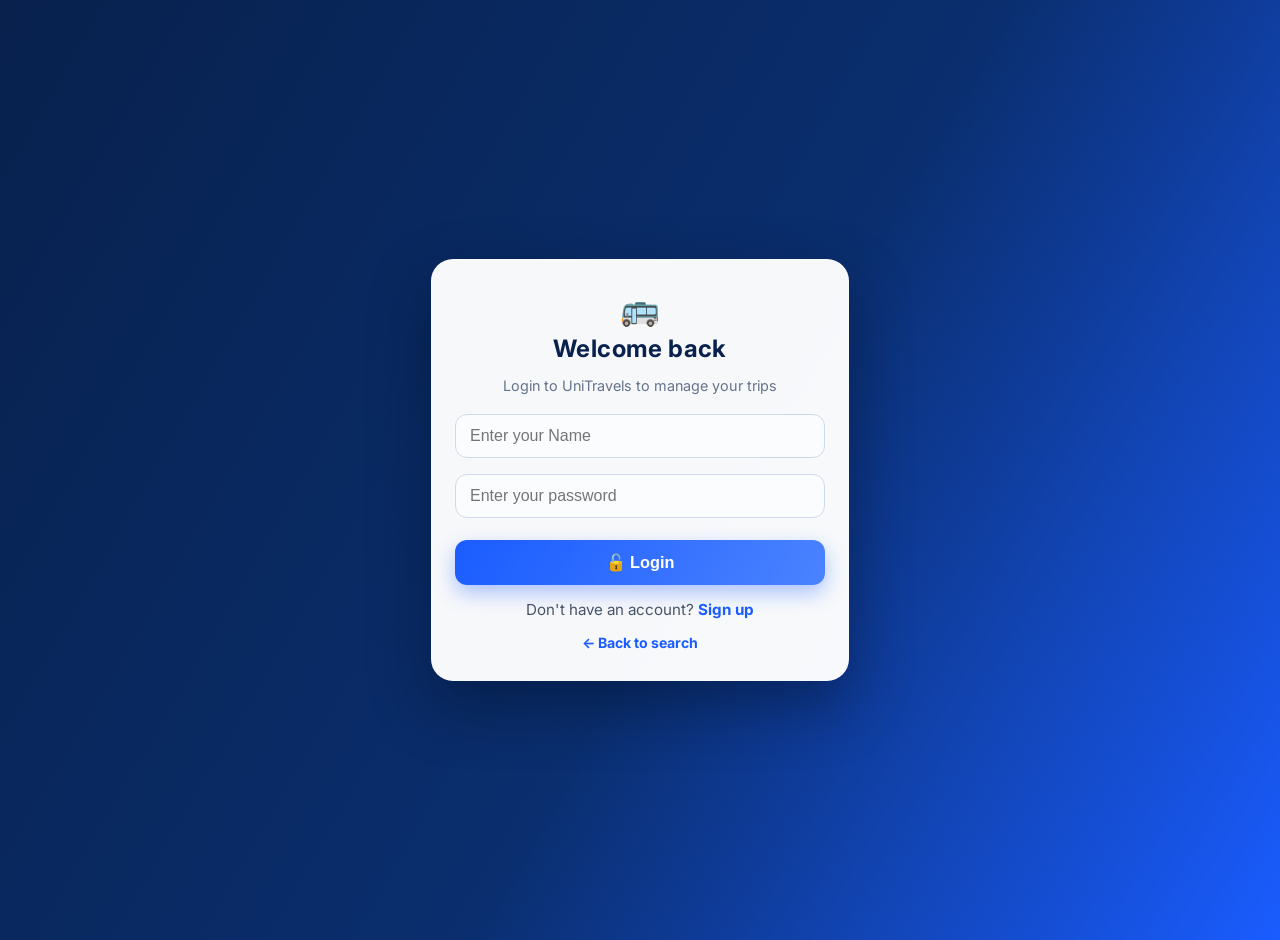
<file: project/Login.html>
<!DOCTYPE html>
<html lang="en">
<head>
    <meta charset="UTF-8">
    <meta name="viewport" content="width=device-width, initial-scale=1.0">
    <title>Login | UniTravels</title>
    <link rel="icon" type="image/jpeg" href="bus.jpg">
    <style>
        @import url('https://fonts.googleapis.com/css2?family=Inter:wght@400;500;600;700;800&display=swap');
        body {
            font-family: 'Inter', 'Segoe UI', sans-serif;
            background: linear-gradient(120deg, #08214d, #0a2e6e 55%, #1a5cff);
            display: flex;
            justify-content: center;
            align-items: center;
            min-height: 100vh;
            margin: 0;
            padding: 20px;
        }
        .container {
            background: rgba(255, 255, 255, 0.97);
            align-items: center;
            text-align: center;
            padding: 30px 24px;
            width: 370px;
            border-radius: 22px;
            box-shadow: 0 24px 60px rgba(3, 15, 40, 0.45);
        }
        .container h1 {
            color: #08214d;
            font-size: 1.5em;
            margin: 0 0 4px;
            letter-spacing: 0.4px;
        }
        .container .brand {
            font-size: 2em;
            margin-bottom: 6px;
        }
        input {
            width: 100%;
            padding: 12px 14px;
            margin: 8px 0;
            border: 1.5px solid #cfd9ea;
            border-radius: 12px;
            font-size: 1em;
            background: #fbfcfe;
            box-sizing: border-box;
            transition: border-color 0.2s, box-shadow 0.2s;
        }
        input:focus {
            outline: none;
            border-color: #1a5cff;
            box-shadow: 0 0 0 4px rgba(26, 92, 255, 0.12);
        }
        button {
            width: 100%;
            padding: 13px;
            background: linear-gradient(120deg, #1a5cff, #4b83ff);
            color: white;
            border: none;
            border-radius: 12px;
            margin: 14px 0 0 0;
            font-size: 1.02em;
            font-weight: 700;
            cursor: pointer;
            box-shadow: 0 8px 20px rgba(26, 92, 255, 0.35);
            transition: filter 0.2s, transform 0.15s;
        }
        button:hover { filter: brightness(1.06); transform: translateY(-1px); }
        #loginMessage { font-weight: 600; margin-top: 12px; font-size: 0.95em; }
        .signup-link p, .login p { margin-top: 14px; font-size: 0.95em; color: #475569; }
        a { color: #1a5cff; font-weight: 700; text-decoration: none; }
        a:hover { text-decoration: underline; }
        .backLink { display: block; margin-top: 10px; font-size: 0.88em; }
    </style>
</head>
<body>
    <div class="container">
        <div class="Login">
            <div class="brand">🚌</div>
            <h1>Welcome back</h1>
            <p style="color:#64748b; font-size:0.9em; margin-bottom:12px;">Login to UniTravels to manage your trips</p>
            <input type="text" id="name" placeholder="Enter your Name">
            <input type="password" id="password" placeholder="Enter your password">
            <button onclick="login()" id="loginBtn">🔓 Login</button>
            <p id="loginMessage"></p>
        </div>
        <div class="signup-link">
            <p>Don't have an account? <a href="signup.html">Sign up</a></p>
            <a class="backLink" href="bus.html">← Back to search</a>
        </div>
    </div>
    <script>
        let users = JSON.parse(localStorage.getItem('users')) || [];
        let isLoggedIn = JSON.parse(sessionStorage.getItem('isLoggedIn')) || false;
        let currentUser = JSON.parse(sessionStorage.getItem('currentUser')) || null;
        let selectedRide = {};

        function login() {
            const name = document.getElementById('name').value;
            const password = document.getElementById('password').value;
            const loginMsg = document.getElementById('loginMessage');

            const user = users.find(user => user.name === name && user.password === password);
            if (user) {
                loginMsg.textContent = "Login successful!";
                loginMsg.style.color = "green";
                isLoggedIn = true;
                currentUser = user;
                sessionStorage.setItem('isLoggedIn', JSON.stringify(isLoggedIn));
                sessionStorage.setItem('currentUser', JSON.stringify(currentUser));

                /* finish a booking that was waiting for login */
                const pending = JSON.parse(sessionStorage.getItem('pendingBooking') || 'null');
                if (pending) {
                    pending.user = user.name;
                    const bookings = JSON.parse(localStorage.getItem('unitravels_bookings') || '[]');
                    bookings.unshift(pending);
                    localStorage.setItem('unitravels_bookings', JSON.stringify(bookings));
                    sessionStorage.removeItem('pendingBooking');
                    window.location.href = "bookings.html?booked=" + encodeURIComponent(pending.id);
                    return;
                }

                /* go back where the user came from, if requested */
                const next = new URLSearchParams(location.search).get('next');
                window.location.href = next ? next + ".html" : "bus.html";
            } else {
                loginMsg.textContent = "Incorrect username or password.";
                loginMsg.style.color = "red";
            }
        }

        /* Enter key submits the form */
        document.addEventListener('keydown', function (e) {
            if (e.key === 'Enter') login();
        });
    </script>    

    
</body>
</html>
</file>
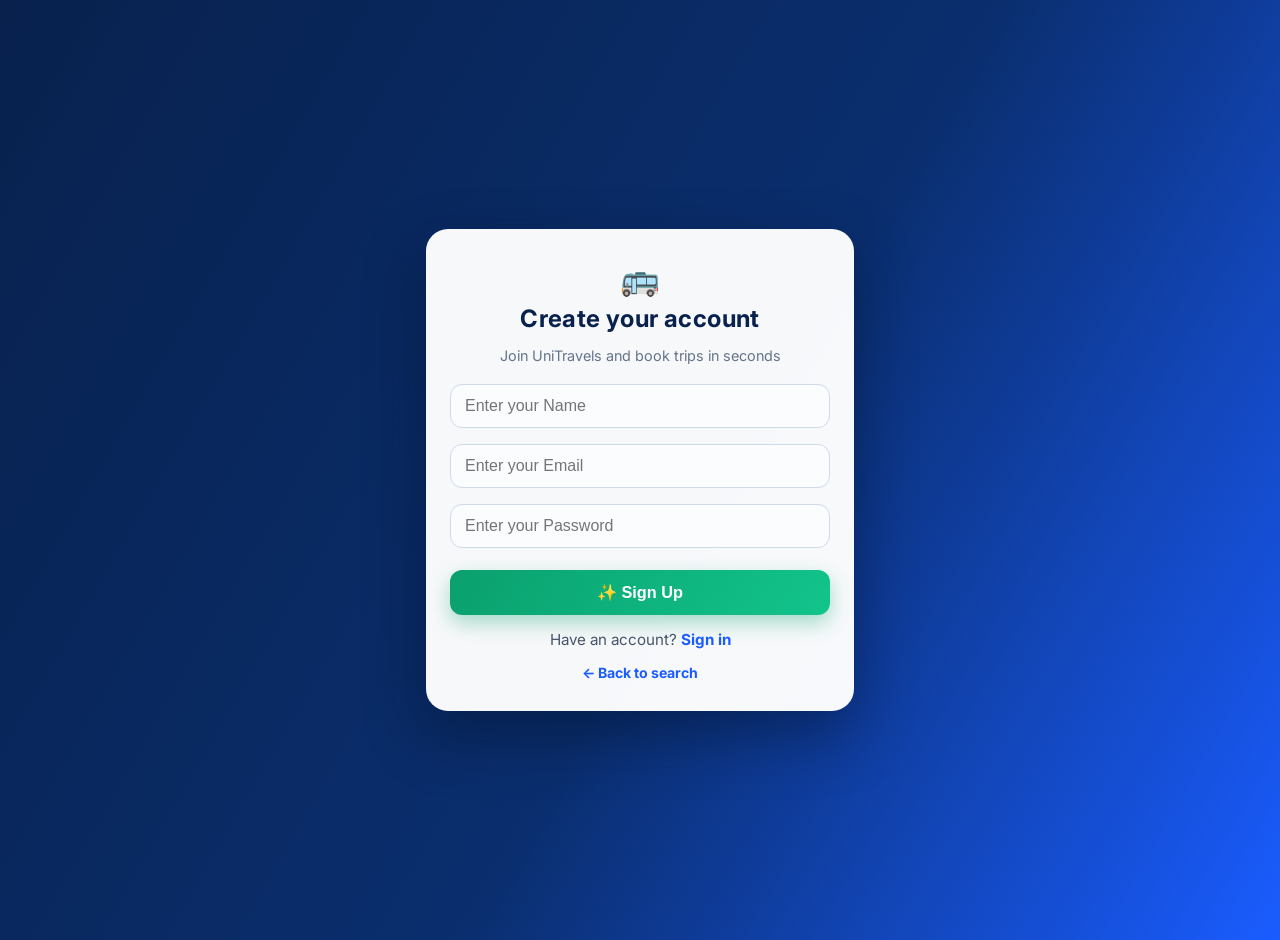
<file: project/signup.html>
<!DOCTYPE html>
<html lang="en">
<head>
    <meta charset="UTF-8">
    <meta name="viewport" content="width=device-width, initial-scale=1.0">
    <title>Sign Up | UniTravels</title>
    <link rel="icon" type="image/jpeg" href="bus.jpg">
    <style>
        @import url('https://fonts.googleapis.com/css2?family=Inter:wght@400;500;600;700;800&display=swap');
        body {
            font-family: 'Inter', 'Segoe UI', sans-serif;
            background: linear-gradient(120deg, #08214d, #0a2e6e 55%, #1a5cff);
            display: flex;
            justify-content: center;
            align-items: center;
            min-height: 100vh;
            margin: 0;
            padding: 20px;
        }
        .container {
            background: rgba(255, 255, 255, 0.97);
            align-items: center;
            text-align: center;
            padding: 30px 24px;
            width: 380px;
            border-radius: 22px;
            box-shadow: 0 24px 60px rgba(3, 15, 40, 0.45);
        }
        .container h1 {
            color: #08214d;
            font-size: 1.5em;
            margin: 0 0 4px;
            letter-spacing: 0.4px;
        }
        .container .brand { font-size: 2em; margin-bottom: 6px; }
        input {
            width: 100%;
            padding: 12px 14px;
            margin: 8px 0;
            border: 1.5px solid #cfd9ea;
            border-radius: 12px;
            font-size: 1em;
            background: #fbfcfe;
            box-sizing: border-box;
            transition: border-color 0.2s, box-shadow 0.2s;
        }
        input:focus {
            outline: none;
            border-color: #1a5cff;
            box-shadow: 0 0 0 4px rgba(26, 92, 255, 0.12);
        }
        button {
            width: 100%;
            padding: 13px;
            background: linear-gradient(120deg, #0aa06e, #12c48b);
            color: white;
            border: none;
            border-radius: 12px;
            margin: 14px 0 0 0;
            font-size: 1.02em;
            font-weight: 700;
            cursor: pointer;
            box-shadow: 0 8px 20px rgba(10, 160, 110, 0.35);
            transition: filter 0.2s, transform 0.15s;
        }
        button:hover { filter: brightness(1.06); transform: translateY(-1px); }
        #loginMessage { font-weight: 600; margin-top: 12px; font-size: 0.95em; }
        .login p { margin-top: 14px; font-size: 0.95em; color: #475569; }
        a { color: #1a5cff; font-weight: 700; text-decoration: none; }
        a:hover { text-decoration: underline; }
        .backLink { display: block; margin-top: 10px; font-size: 0.88em; }
    </style>
</head>
<body>
    <div class="container">
        <div class="Login">
            <div class="brand">🚌</div>
            <h1>Create your account</h1>
            <p style="color:#64748b; font-size:0.9em; margin-bottom:12px;">Join UniTravels and book trips in seconds</p>
            <input type="text" id="name" placeholder="Enter your Name">
            <input type="email" id="email" placeholder="Enter your Email">
            <input type="password" id="password" placeholder="Enter your Password">
            <button onclick="signUp()" id="sign-link">✨ Sign Up</button>
            <p id="loginMessage"></p>
        </div>
        <div class="login">
            <p>Have an account? <a href="Login.html">Sign in</a></p>
            <a class="backLink" href="bus.html">← Back to search</a>
        </div>
    </div>
    <script>
        let users = JSON.parse(localStorage.getItem('users')) || [];
        let isLoggedIn = JSON.parse(sessionStorage.getItem('isLoggedIn')) || false;
        let currentUser = JSON.parse(sessionStorage.getItem('currentUser')) || null;
        let selectedRide = {};

        function signUp() {
            const name = document.getElementById('name').value.trim();
            const email = document.getElementById('email').value.trim();
            const password = document.getElementById('password').value;
            const loginMsg = document.getElementById('loginMessage');

            if (!name || !email || !password) {
                loginMsg.textContent = "Please fill in all the fields.";
                return;
            }
            if (!/^[^\s@]+@[^\s@]+\.[^\s@]+$/.test(email)) {
                loginMsg.textContent = "Please enter a valid email address.";
                return;
            }
            if (password.length < 6) {
                loginMsg.textContent = "Password must be at least 6 characters.";
                return;
            }
            if (users.some(u => u.name.toLowerCase() === name.toLowerCase())) {
                loginMsg.textContent = "That username is taken. Try another or login.";
                return;
            }
            if (users.some(u => u.email.toLowerCase() === email.toLowerCase())) {
                loginMsg.textContent = "An account with this email already exists.";
                return;
            }

            users.push({ name, email, password });
            localStorage.setItem('users', JSON.stringify(users));
            loginMsg.textContent = "Sign up successful! Redirecting to login…";
            loginMsg.style.color = "green";
            setTimeout(function () {
                window.location.href = "Login.html";
            }, 900);
        }

        /* Enter key submits the form */
        document.addEventListener('keydown', function (e) {
            if (e.key === 'Enter') signUp();
        });
    </script>
</body>
</html>
</file>
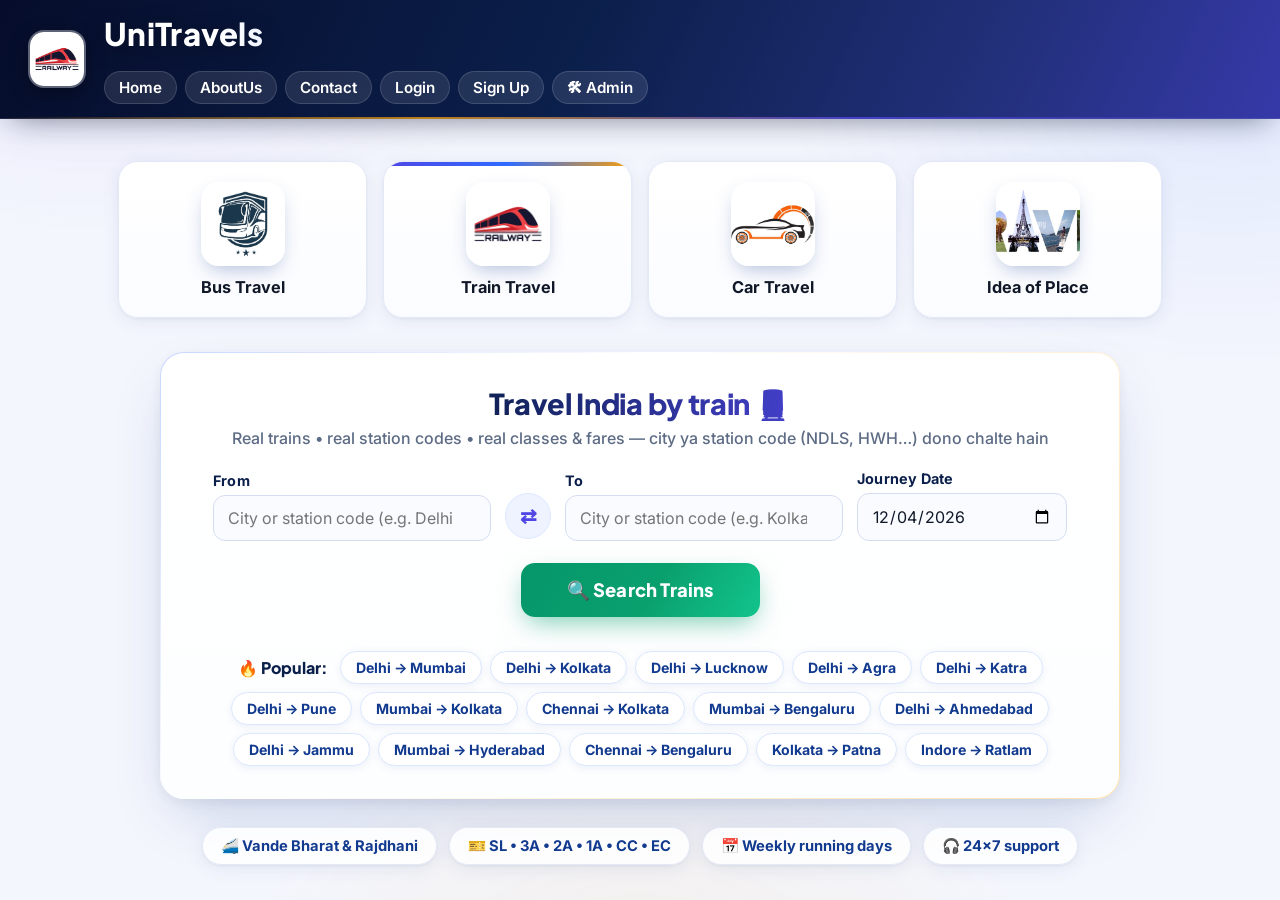
<file: project/train.html>
<!DOCTYPE html>
<html lang="en">
<head>
    <meta charset="UTF-8">
    <meta name="viewport" content="width=device-width, initial-scale=1.0">
    <title>Train Booking | UniTravels</title>
    <meta name="description" content="Book real Indian Railways trains — Rajdhani, Shatabdi, Vande Bharat, Duronto and more across 120+ cities.">
    <link rel="icon" type="image/jpeg" href="train.jpg?v=14">
    <meta http-equiv="Cache-Control" content="no-cache, no-store, must-revalidate">
    <meta http-equiv="Pragma" content="no-cache">
    <meta http-equiv="Expires" content="0">
    <link rel="stylesheet" href="style.css?v=14">
</head>
<body data-dynamic="train">
    <header>
        <img src="train.jpg" alt="logo" height="140" width="150">
        <div id="logo">
            <h1>UniTravels</h1>
            <nav>
                <a href="bus.html">Home</a>
                <a href="aboutus.html">AboutUs</a>
                <a href="contactus.html">Contact</a>
            </nav>
        </div>
    </header>

    <div class="side">
        <a href="bus.html"><button id="box1">
            <img src="bus.jpg" alt="" height="100" width="100">
            <span><b>Bus Travel</b></span>
        </button></a>
        <a href="train.html"><button id="box2" class="active">
            <img src="train.jpg" alt="" height="100" width="100">
            <span><b>Train Travel</b></span>
        </button></a>
        <a href="car.html"><button id="box3">
            <img src="car.jpg" alt="" height="100" width="100">
            <span><b>Car Travel</b></span>
        </button></a>
        <a href="ideaaboutplaces.html"><button id="box4">
            <img src="idea.jpg" alt="" height="100" width="100">
            <span><b>Idea of Place</b></span>
        </button></a>
    </div>

    <div id="web">
        <h2 class="searchTitle">Travel India by train 🚆</h2>
        <p class="searchSub">Real trains • real station codes • real classes &amp; fares — city ya station code (NDLS, HWH…) dono chalte hain</p>
        <div class="place">
            <div class="field">
                <label for="location">From</label>
                <input id="location" list="cityList" placeholder="City or station code (e.g. Delhi / NDLS)" autocomplete="off" required>
            </div>
            <button type="button" id="swapBtn" class="swapBtn" title="Swap cities">⇄</button>
            <div class="field">
                <label for="destination">To</label>
                <input id="destination" list="cityList" placeholder="City or station code (e.g. Kolkata / HWH)" autocomplete="off" required>
            </div>
            <div class="field">
                <label for="date">Journey Date</label>
                <input type="date" id="date">
            </div>
        </div>
        <div class="Search">
            <button type="button" id="trainSearchBtn">🔍 Search Trains</button>
        </div>
        <p id="loginMessage"></p>
        <div class="popularRoutes" id="popularRoutes"></div>
    </div>
    <datalist id="cityList"></datalist>

    <div class="trustStrip">
        <span>🚄 Vande Bharat &amp; Rajdhani</span>
        <span>🎫 SL • 3A • 2A • 1A • CC • EC</span>
        <span>📅 Weekly running days</span>
        <span>🎧 24×7 support</span>
    </div>

    <div id="tavail" style="display: none;"></div>

    <script src="data.js?v=14"></script>
    <script src="app.js?v=14"></script>
    <script src="train.js?v=14"></script>
</body>
</html>
</file>
<file: project/styles.css>
/* ============================================================
   UniTravels — About / Contact pages (Premium UI v2 match)
   ============================================================ */
@import url('https://fonts.googleapis.com/css2?family=Inter:wght@400;500;600;700;800&family=Plus+Jakarta+Sans:wght@600;700;800&display=swap');

:root {
    --blue-900: #0b1f4b;
    --blue-700: #123a8f;
    --blue-500: #2f6bff;
    --blue-50: #eef3ff;
    --indigo: #4f46e5;
    --saffron: #f59e0b;
    --green: #0aa06e;
    --bg: #f4f6fd;
    --ink: #101828;
    --muted: #5d6b84;
    --line: #e4e9f7;
    --shadow: 0 4px 18px rgba(18, 58, 143, 0.08), 0 1px 3px rgba(16, 24, 40, 0.06);
    --shadow-lg: 0 24px 60px -18px rgba(18, 58, 143, 0.25), 0 4px 14px rgba(16, 24, 40, 0.06);
    --font-display: 'Plus Jakarta Sans', 'Inter', 'Segoe UI', sans-serif;
}

* {
    margin: 0;
    padding: 0;
    box-sizing: border-box;
    font-family: 'Inter', 'Segoe UI', Arial, sans-serif;
}

body {
    background-color: var(--bg);
    color: var(--ink);
    min-height: 100vh;
    display: flex;
    flex-direction: column;
    position: relative;
}

body::before {
    content: '';
    position: fixed;
    inset: 0;
    z-index: -1;
    pointer-events: none;
    background:
        radial-gradient(52rem 30rem at 8% -6%, rgba(79, 70, 229, 0.10), transparent 60%),
        radial-gradient(46rem 28rem at 96% 12%, rgba(47, 107, 255, 0.08), transparent 60%),
        radial-gradient(40rem 26rem at 50% 108%, rgba(245, 158, 11, 0.07), transparent 62%);
}

::selection { background: #c7d2fe; }

h1, h2, h3 { font-family: var(--font-display); }

/* ---------------- header ---------------- */
header {
    display: flex;
    align-items: center;
    padding: 14px 28px;
    background: linear-gradient(115deg, #060d2b 0%, #0b1f4b 45%, #23307c 78%, #4f46e5 130%);
    color: #fff;
    box-shadow: 0 10px 30px -12px rgba(6, 13, 43, 0.55);
    position: sticky;
    top: 0;
    z-index: 50;
    border-bottom: 1px solid rgba(255, 255, 255, 0.10);
}

header::after {
    content: '';
    position: absolute;
    left: 0; right: 0; bottom: -1px;
    height: 2px;
    background: linear-gradient(90deg, transparent, rgba(245, 158, 11, 0.75), rgba(79, 70, 229, 0.75), transparent);
}

img { border-radius: 12px; }

header img {
    margin-right: 18px;
    border-radius: 16px;
    height: 58px;
    width: 58px;
    object-fit: cover;
    border: 2px solid rgba(255, 255, 255, 0.35);
    box-shadow: 0 6px 18px rgba(0, 0, 0, 0.35);
}

#logo { display: flex; flex-direction: column; gap: 10px; }

#logo nav { display: flex; flex-wrap: wrap; align-items: center; gap: 8px; }

#logo h1 {
    color: #fff;
    font-size: 1.95em;
    font-weight: 800;
    letter-spacing: 0.3px;
    margin-bottom: 8px;
    background: linear-gradient(92deg, #ffffff 20%, #bcd0ff 60%, #ffd9a0 105%);
    -webkit-background-clip: text;
    background-clip: text;
    -webkit-text-fill-color: transparent;
    filter: drop-shadow(0 3px 10px rgba(0, 0, 0, 0.35));
}

#logo a {
    color: #fff;
    margin-right: 0;
    text-decoration: none;
    font-size: 0.95em;
    font-weight: 600;
    background: rgba(255, 255, 255, 0.10);
    border: 1px solid rgba(255, 255, 255, 0.14);
    padding: 6px 14px;
    border-radius: 999px;
    transition: background 0.2s, transform 0.2s;
    display: inline-block;
}

#logo a:hover { text-decoration: none; background: rgba(255, 255, 255, 0.24); transform: translateY(-1px); }

/* ---------------- content ---------------- */
.main {
    padding: 38px 20px 52px;
    flex: 1;
}

.main h1, .main h2 {
    color: var(--blue-900);
    text-align: center;
    padding-bottom: 22px;
    font-weight: 800;
    letter-spacing: -0.3px;
    background: linear-gradient(100deg, var(--blue-900) 30%, var(--indigo) 75%, #d97706);
    -webkit-background-clip: text;
    background-clip: text;
    -webkit-text-fill-color: transparent;
}

.form {
    background:
        linear-gradient(#ffffff, #fdfeff) padding-box,
        linear-gradient(135deg, #c7d6ff, #ffffff 35%, #ffe1b0) border-box;
    padding: 30px;
    border-radius: 24px;
    box-shadow: var(--shadow-lg);
    max-width: 620px;
    margin: 0 auto;
    border: 1.5px solid transparent;
}

label {
    display: block;
    margin-bottom: 6px;
    color: var(--blue-900);
    font-weight: 700;
    font-size: 0.95em;
}

input[type="text"],
input[type="email"],
textarea {
    width: 100%;
    padding: 12px 14px;
    margin-bottom: 14px;
    border: 1.5px solid #d5def0;
    border-radius: 12px;
    background: #f9fbff;
    font-size: 1em;
    transition: border-color 0.2s, box-shadow 0.2s, background 0.2s;
}

input:focus, textarea:focus {
    outline: none;
    border-color: var(--indigo);
    background: #fff;
    box-shadow: 0 0 0 4px rgba(79, 70, 229, 0.14);
}

textarea { height: 150px; resize: vertical; }

button[type="submit"] {
    background: linear-gradient(120deg, var(--indigo), var(--blue-500) 70%, #5aa0ff);
    color: #fff;
    border: none;
    padding: 13px 32px;
    border-radius: 12px;
    font-weight: 800;
    font-size: 1em;
    font-family: var(--font-display);
    cursor: pointer;
    box-shadow: 0 8px 22px -6px rgba(79, 70, 229, 0.55);
    transition: filter 0.2s, transform 0.15s, box-shadow 0.2s;
}

button[type="submit"]:hover { filter: brightness(1.07); transform: translateY(-1px); }

#SubmitMessage { margin-top: 12px; font-weight: 700; }

#aboutus {
    background:
        linear-gradient(#ffffff, #fdfeff) padding-box,
        linear-gradient(135deg, #c7d6ff, #ffffff 35%, #ffe1b0) border-box;
    padding: 36px;
    border-radius: 24px;
    box-shadow: var(--shadow-lg);
    max-width: 820px;
    margin: 0 auto;
    border: 1.5px solid transparent;
    line-height: 1.7;
}

#aboutus h3 { color: var(--blue-900); margin: 18px 0 8px; }
#aboutus ul { margin: 8px 0 8px 4px; }
#aboutus ul li { margin-bottom: 8px; padding-left: 24px; position: relative; list-style: none; }
#aboutus ul li::before {
    content: '✓';
    position: absolute;
    left: 0;
    color: #fff;
    background: linear-gradient(120deg, var(--green), #12c48b);
    width: 17px;
    height: 17px;
    border-radius: 999px;
    font-size: 0.68em;
    font-weight: 800;
    display: inline-flex;
    align-items: center;
    justify-content: center;
    top: 3px;
}
#aboutus a { color: var(--indigo); font-weight: 700; text-decoration: none; }
#aboutus a:hover { text-decoration: underline; }

#aboutus button {
    background: linear-gradient(120deg, #059669, #12c48b);
    color: #fff;
    border: none;
    padding: 13px 32px;
    border-radius: 12px;
    font-weight: 800;
    font-size: 1.02em;
    font-family: var(--font-display);
    cursor: pointer;
    box-shadow: 0 8px 22px -6px rgba(10, 160, 110, 0.55);
    transition: filter 0.2s, transform 0.15s;
}
#aboutus button:hover { filter: brightness(1.06); transform: translateY(-1px); }

/* ---------------- footer ---------------- */
footer {
    background: linear-gradient(115deg, #060d2b, #0b1f4b 60%, #1d3fae);
    color: #cbd7f5;
    text-align: center;
    padding: 20px 16px;
    margin-top: auto;
    width: 100%;
    font-weight: 600;
    font-size: 0.92em;
    border-top: 2px solid transparent;
    border-image: linear-gradient(90deg, transparent, rgba(245, 158, 11, 0.6), rgba(79, 70, 229, 0.6), transparent) 1;
}

@media (prefers-reduced-motion: reduce) {
    *, *::before, *::after { transition-duration: 0.01ms !important; animation-duration: 0.01ms !important; }
}

@media (max-width: 700px) {
    header { padding: 12px 16px; flex-wrap: wrap; }
    #logo h1 { font-size: 1.5em; }
    .form, #aboutus { padding: 24px 18px; }
}
</file>
<file: project/style.css>
/* ============================================================
   UniTravels — Premium UI v2
   Indigo-violet brand • saffron accent • glass & glow design
   All original selectors preserved; visual language upgraded.
   ============================================================ */
@import url('https://fonts.googleapis.com/css2?family=Inter:wght@400;500;600;700;800&family=Plus+Jakarta+Sans:wght@600;700;800&display=swap');

:root {
    --blue-900: #0b1f4b;
    --blue-700: #123a8f;
    --blue-500: #2f6bff;
    --blue-100: #dbe7ff;
    --blue-50: #eef3ff;
    --indigo: #4f46e5;
    --violet: #7c3aed;
    --saffron: #f59e0b;
    --saffron-deep: #d97706;
    --green: #0aa06e;
    --green-dark: #087a54;
    --amber: #b45309;
    --red: #d93025;
    --bg: #f4f6fd;
    --card: #ffffff;
    --ink: #101828;
    --muted: #5d6b84;
    --line: #e4e9f7;
    --shadow: 0 4px 18px rgba(18, 58, 143, 0.08), 0 1px 3px rgba(16, 24, 40, 0.06);
    --shadow-lg: 0 24px 60px -18px rgba(18, 58, 143, 0.25), 0 4px 14px rgba(16, 24, 40, 0.06);
    --radius: 18px;
    --font-display: 'Plus Jakarta Sans', 'Inter', 'Segoe UI', sans-serif;
    --ring: 0 0 0 4px rgba(79, 70, 229, 0.14);
}

* {
    margin: 0;
    padding: 0;
    box-sizing: border-box;
    font-family: 'Inter', 'Segoe UI', Arial, sans-serif;
}

html { scroll-behavior: smooth; }

body {
    background-color: var(--bg);
    color: var(--ink);
    min-height: 100vh;
    position: relative;
}

/* ambient page glow */
body::before {
    content: '';
    position: fixed;
    inset: 0;
    z-index: -1;
    pointer-events: none;
    background:
        radial-gradient(52rem 30rem at 8% -6%, rgba(79, 70, 229, 0.10), transparent 60%),
        radial-gradient(46rem 28rem at 96% 12%, rgba(47, 107, 255, 0.08), transparent 60%),
        radial-gradient(40rem 26rem at 50% 108%, rgba(245, 158, 11, 0.07), transparent 62%);
}

::selection { background: #c7d2fe; color: #101828; }

::-webkit-scrollbar { width: 10px; height: 10px; }
::-webkit-scrollbar-track { background: transparent; }
::-webkit-scrollbar-thumb {
    background: linear-gradient(180deg, #93a6ff, #6d84ff);
    border-radius: 999px;
    border: 2px solid var(--bg);
}

h1, h2, h3, .searchTitle, .section-title { font-family: var(--font-display); }

/* ---------------- header ---------------- */
header {
    display: flex;
    align-items: center;
    padding: 14px 28px;
    background: linear-gradient(115deg, #060d2b 0%, #0b1f4b 45%, #23307c 78%, #4f46e5 130%);
    color: #fff;
    box-shadow: 0 10px 30px -12px rgba(6, 13, 43, 0.55);
    position: sticky;
    top: 0;
    z-index: 50;
    border-bottom: 1px solid rgba(255, 255, 255, 0.10);
    backdrop-filter: blur(10px);
}

header::after {
    content: '';
    position: absolute;
    left: 0; right: 0; bottom: -1px;
    height: 2px;
    background: linear-gradient(90deg, transparent, rgba(245, 158, 11, 0.75), rgba(79, 70, 229, 0.75), transparent);
}

img { border-radius: 12px; }

header img {
    margin-right: 18px;
    border-radius: 16px;
    height: 58px;
    width: 58px;
    object-fit: cover;
    border: 2px solid rgba(255, 255, 255, 0.35);
    box-shadow: 0 6px 18px rgba(0, 0, 0, 0.35);
}

#logo {
    display: flex;
    flex-direction: column;
    gap: 10px;
}

#logo nav {
    display: flex;
    flex-wrap: wrap;
    align-items: center;
    gap: 8px;
}

#logo h1 {
    font-size: 1.95em;
    font-weight: 800;
    letter-spacing: 0.3px;
    margin-bottom: 8px;
    background: linear-gradient(92deg, #ffffff 20%, #bcd0ff 60%, #ffd9a0 105%);
    -webkit-background-clip: text;
    background-clip: text;
    -webkit-text-fill-color: transparent;
    text-shadow: none;
    filter: drop-shadow(0 3px 10px rgba(0, 0, 0, 0.35));
}

#logo a {
    color: #fff;
    margin-right: 0;
    text-decoration: none;
    font-size: 0.95em;
    font-weight: 600;
    background: rgba(255, 255, 255, 0.10);
    border: 1px solid rgba(255, 255, 255, 0.14);
    padding: 6px 14px;
    border-radius: 999px;
    transition: background 0.2s, transform 0.2s, box-shadow 0.2s;
    display: inline-block;
}

#logo a:hover {
    text-decoration: none;
    background: rgba(255, 255, 255, 0.24);
    transform: translateY(-1px);
    box-shadow: 0 6px 16px rgba(0, 0, 0, 0.25);
}

#userGreeting {
    color: #ffe9a8;
    font-weight: 700;
    font-size: 0.95em;
    margin: 0 0 6px;
    text-shadow: 0 1px 6px rgba(0, 0, 0, 0.3);
}

/* ---------------- mode tiles (.side) ---------------- */
.side {
    display: grid;
    grid-template-columns: repeat(auto-fit, minmax(200px, 1fr));
    gap: 16px;
    background: transparent;
    padding: 24px 28px 6px;
    margin: 18px auto 0;
    max-width: 1100px;
}

.side a { text-decoration: none; }

.side button,
.side button#box1, .side button#box2, .side button#box3, .side button#box4 {
    width: 100%;
    background: linear-gradient(180deg, #ffffff, #fbfcff);
    border: 1px solid var(--line);
    border-radius: 20px;
    padding: 20px 14px;
    cursor: pointer;
    box-shadow: var(--shadow);
    transition: transform 0.22s cubic-bezier(.22,.9,.34,1), box-shadow 0.22s, border-color 0.22s;
    display: flex;
    flex-direction: column;
    align-items: center;
    gap: 10px;
    color: var(--ink);
    position: relative;
    overflow: hidden;
}

.side button::before {
    content: '';
    position: absolute;
    top: 0; left: 0; right: 0;
    height: 4px;
    background: linear-gradient(90deg, var(--indigo), var(--blue-500), var(--saffron));
    opacity: 0;
    transition: opacity 0.22s;
}

.side button:hover {
    transform: translateY(-5px);
    box-shadow: var(--shadow-lg);
    border-color: #c9d6ff;
}

.side button:hover::before { opacity: 1; }

.side button:hover img { transform: scale(1.06) rotate(-1deg); }

.side button img {
    height: 84px;
    width: 84px;
    object-fit: cover;
    border-radius: 18px;
    transition: transform 0.25s;
    box-shadow: 0 8px 20px -6px rgba(18, 58, 143, 0.35);
}

.side button.active {
    border: 2px solid var(--indigo);
    background: linear-gradient(180deg, var(--blue-50), #ffffff);
}
.side button.active::before { opacity: 1; }

.side button span { color: var(--ink); font-size: 1.02em; font-weight: 700; font-family: var(--font-display); }

/* ---------------- buttons ---------------- */
button {
    background: linear-gradient(120deg, var(--indigo), var(--blue-500) 70%, #5aa0ff);
    color: white;
    border: none;
    padding: 11px 22px;
    font-size: 1em;
    font-weight: 600;
    border-radius: 12px;
    cursor: pointer;
    transition: transform 0.15s, box-shadow 0.2s, filter 0.2s;
    box-shadow: 0 6px 16px -4px rgba(79, 70, 229, 0.45);
    position: relative;
}

button:hover {
    filter: brightness(1.07);
    transform: translateY(-1px);
    box-shadow: 0 10px 24px -6px rgba(79, 70, 229, 0.55);
}

button:active { transform: translateY(0); filter: brightness(0.98); }

button:focus-visible,
input:focus-visible,
select:focus-visible {
    outline: 2px solid var(--indigo);
    outline-offset: 2px;
}

.ghostBtn {
    background: #fff;
    color: var(--blue-700);
    border: 1.5px solid var(--blue-100);
    box-shadow: none;
}
.ghostBtn:hover { background: var(--blue-50); box-shadow: none; }

/* ---------------- search card ---------------- */
#web, #web1, #web1x {
    background:
        linear-gradient(#ffffff, #fdfeff) padding-box,
        linear-gradient(135deg, #c7d6ff, #ffffff 35%, #ffe1b0) border-box;
    margin: 28px auto;
    padding: 32px 34px;
    border-radius: 24px;
    box-shadow: var(--shadow-lg);
    display: flex;
    flex-direction: column;
    justify-content: space-between;
    border: 1.5px solid transparent;
    position: relative;
}

#web { width: min(960px, 94%); }
#web1 { width: min(560px, 94%); padding: 28px 30px; }
#web1x { width: min(1080px, 94%); padding: 28px 30px; }
#web1x h3 { text-align: center; color: var(--blue-900); margin-bottom: 16px; }

#web .Search, #web1 .Search { text-align: center; }

.searchTitle {
    text-align: center;
    font-size: 1.8em;
    font-weight: 800;
    letter-spacing: -0.3px;
    background: linear-gradient(100deg, var(--blue-900) 30%, var(--indigo) 75%, var(--saffron-deep));
    -webkit-background-clip: text;
    background-clip: text;
    -webkit-text-fill-color: transparent;
    margin-bottom: 6px;
}

.searchSub {
    text-align: center;
    color: var(--muted);
    margin-bottom: 22px;
    font-size: 1.0em;
    font-weight: 500;
}

.place {
    display: flex;
    justify-content: center;
    align-items: flex-end;
    gap: 14px;
    flex-wrap: wrap;
    margin-bottom: 22px;
}

.field { display: flex; flex-direction: column; align-items: flex-start; gap: 6px; }

label {
    font-size: 0.9em;
    font-weight: 700;
    color: var(--blue-900);
    margin-right: 0;
    letter-spacing: 0.2px;
}

select,
input[type="date"],
input[type="text"],
input[type="password"],
input[type="email"],
input[type="number"],
input[type="time"],
input[list] {
    padding: 12px 14px;
    font-size: 1em;
    border: 1.5px solid #d5def0;
    border-radius: 12px;
    background: #f9fbff;
    color: var(--ink);
    min-width: 210px;
    transition: border-color 0.2s, box-shadow 0.2s, background 0.2s;
}

select:hover,
input[type="date"]:hover,
input[type="text"]:hover,
input[type="password"]:hover,
input[type="email"]:hover,
input[type="number"]:hover,
input[type="time"]:hover,
input[list]:hover { border-color: #b7c6ec; }

select:focus, input:focus {
    outline: none;
    border-color: var(--indigo);
    background: #fff;
    box-shadow: var(--ring);
}

.swapBtn {
    background: var(--blue-50);
    color: var(--indigo);
    border: 1.5px solid var(--blue-100);
    border-radius: 999px;
    height: 46px;
    width: 46px;
    padding: 0;
    font-size: 1.25em;
    box-shadow: none;
    margin-bottom: 2px;
    transition: transform 0.25s, background 0.2s;
}
.swapBtn:hover { background: var(--blue-100); box-shadow: none; transform: rotate(180deg); }

.Search button {
    background: linear-gradient(120deg, #059669, var(--green) 55%, #12c48b);
    border: none;
    padding: 15px 46px;
    font-size: 1.15em;
    font-weight: 800;
    font-family: var(--font-display);
    border-radius: 14px;
    color: white;
    cursor: pointer;
    letter-spacing: 0.2px;
    box-shadow: 0 10px 26px -6px rgba(10, 160, 110, 0.55);
    overflow: hidden;
}

.Search button::after {
    content: '';
    position: absolute;
    top: 0; left: -70%;
    width: 45%;
    height: 100%;
    background: linear-gradient(105deg, transparent, rgba(255, 255, 255, 0.35), transparent);
    transform: skewX(-20deg);
    transition: left 0.5s ease;
}
.Search button:hover::after { left: 130%; }

.Search button:hover {
    filter: brightness(1.05);
    box-shadow: 0 14px 32px -8px rgba(10, 160, 110, 0.65);
}

#loginMessage {
    text-align: center;
    color: var(--red);
    font-size: 1.12em;
    font-weight: 700;
    margin-top: 14px;
}

/* popular routes */
.popularRoutes {
    margin-top: 20px;
    display: flex;
    flex-wrap: wrap;
    gap: 8px;
    align-items: center;
    justify-content: center;
}

.popularLabel { font-weight: 800; color: var(--blue-900); margin-right: 4px; font-family: var(--font-display); }

.routeChip {
    background: #fff;
    color: var(--blue-700);
    border: 1.5px solid var(--blue-100);
    border-radius: 999px;
    padding: 7px 15px;
    font-size: 0.88em;
    font-weight: 700;
    box-shadow: 0 2px 8px rgba(18, 58, 143, 0.08);
    transition: all 0.18s;
}
.routeChip:hover {
    background: linear-gradient(120deg, var(--blue-50), #fff);
    border-color: #b7c6ec;
    box-shadow: 0 6px 14px rgba(18, 58, 143, 0.16);
    transform: translateY(-2px);
}

/* trust strip */
.trustStrip {
    display: flex;
    flex-wrap: wrap;
    justify-content: center;
    gap: 12px;
    max-width: 1000px;
    margin: 4px auto 30px;
    padding: 0 16px;
    color: var(--blue-700);
    font-weight: 700;
    font-size: 0.92em;
}

.trustStrip span {
    background: rgba(255, 255, 255, 0.85);
    border: 1px solid var(--line);
    border-radius: 999px;
    padding: 9px 18px;
    box-shadow: var(--shadow);
    backdrop-filter: blur(6px);
    transition: transform 0.18s, box-shadow 0.18s;
}
.trustStrip span:hover { transform: translateY(-2px); box-shadow: var(--shadow-lg); }

/* ---------------- results area ---------------- */
#bavail, #tavail, #cavail {
    background: transparent;
    border-radius: 15px;
    padding: 10px 0;
    margin: 20px auto 40px;
    width: min(1080px, 94%);
}

.resultsBar {
    background:
        radial-gradient(18rem 8rem at 88% -40%, rgba(245, 158, 11, 0.35), transparent 60%),
        linear-gradient(115deg, #0b1f4b, #1d3fae 60%, var(--indigo));
    color: #fff;
    border-radius: 20px;
    padding: 20px 24px;
    margin-bottom: 16px;
    box-shadow: 0 16px 40px -14px rgba(11, 31, 75, 0.55);
    display: flex;
    flex-wrap: wrap;
    align-items: center;
    gap: 12px;
    justify-content: space-between;
    border: 1px solid rgba(255, 255, 255, 0.12);
}

.resultsBar h3 { font-size: 1.28em; font-weight: 800; letter-spacing: 0.2px; }
.resultsBar p { opacity: 0.88; font-size: 0.95em; font-weight: 500; }

.resultsBar button {
    background: rgba(255, 255, 255, 0.14);
    border: 1.5px solid rgba(255, 255, 255, 0.4);
    box-shadow: none;
    padding: 9px 18px;
    backdrop-filter: blur(4px);
}
.resultsBar button:hover { background: rgba(255, 255, 255, 0.28); box-shadow: none; }

/* sort + filter bar */
.sortBar {
    background: var(--card);
    border: 1px solid var(--line);
    border-radius: var(--radius);
    padding: 12px 18px;
    margin-bottom: 16px;
    display: flex;
    flex-wrap: wrap;
    align-items: center;
    gap: 12px;
    box-shadow: var(--shadow);
}

.sortLabel { margin-right: -6px; font-weight: 700; color: var(--blue-900); }

.sortBar select { min-width: 180px; padding: 9px 12px; }

.filterChips { display: flex; gap: 8px; flex-wrap: wrap; margin-left: auto; }

.chipToggle {
    display: inline-flex;
    align-items: center;
    gap: 6px;
    background: var(--blue-50);
    border: 1.5px solid var(--blue-100);
    color: var(--blue-700);
    border-radius: 999px;
    padding: 7px 14px;
    font-weight: 700;
    font-size: 0.88em;
    cursor: pointer;
    transition: background 0.15s, transform 0.15s;
}
.chipToggle:hover { background: var(--blue-100); transform: translateY(-1px); }
.chipToggle input { accent-color: var(--indigo); }

/* ---------------- result cards (bus / train / car) ---------------- */
.busCard {
    background: var(--card);
    border: 1px solid var(--line);
    border-radius: 20px;
    padding: 20px 22px;
    margin-bottom: 14px;
    display: grid;
    grid-template-columns: 1.25fr 1.3fr 0.75fr;
    gap: 20px;
    align-items: center;
    box-shadow: var(--shadow);
    transition: transform 0.2s cubic-bezier(.22,.9,.34,1), box-shadow 0.2s, border-color 0.2s;
    animation: cardIn 0.5s cubic-bezier(.22,.9,.34,1) backwards;
    position: relative;
}

.busCard:nth-child(2) { animation-delay: 0.05s; }
.busCard:nth-child(3) { animation-delay: 0.1s; }
.busCard:nth-child(4) { animation-delay: 0.15s; }
.busCard:nth-child(5) { animation-delay: 0.2s; }
.busCard:nth-child(6) { animation-delay: 0.25s; }

@keyframes cardIn {
    from { opacity: 0; transform: translateY(16px); }
    to { opacity: 1; transform: translateY(0); }
}

.busCard:hover {
    transform: translateY(-4px);
    box-shadow: var(--shadow-lg);
    border-color: #c9d6ff;
}

/* colour rail by train type */
.busCard:has(.tag-vb)   { border-left: 5px solid #0a84ff; }
.busCard:has(.tag-raj)  { border-left: 5px solid #ef4444; }
.busCard:has(.tag-shat) { border-left: 5px solid #16a34a; }
.busCard:has(.tag-dur)  { border-left: 5px solid #9333ea; }
.busCard:has(.tag-gr)   { border-left: 5px solid #0d9488; }
.busCard:has(.tag-sf)   { border-left: 5px solid #2563eb; }
.busCard:has(.tag-exp)  { border-left: 5px solid #64748b; }

.busCard.customBus { border-left: 5px solid var(--green); }

.opName { font-weight: 800; font-size: 1.08em; color: var(--blue-900); font-family: var(--font-display); }
.busType { color: var(--muted); font-size: 0.92em; margin: 3px 0 8px; }

.newTag {
    background: linear-gradient(120deg, var(--green), #12c48b);
    color: #fff;
    font-size: 0.68em;
    font-weight: 800;
    padding: 3px 9px;
    border-radius: 999px;
    vertical-align: 2px;
    letter-spacing: 0.5px;
    box-shadow: 0 3px 8px rgba(10, 160, 110, 0.35);
}

.metaRow { display: flex; align-items: center; gap: 8px; flex-wrap: wrap; }

.ratingChip {
    font-weight: 800;
    font-size: 0.85em;
    padding: 4px 10px;
    border-radius: 8px;
    color: #fff;
}
.ratingChip.good { background: linear-gradient(120deg, #059669, #12c48b); }
.ratingChip.ok { background: linear-gradient(120deg, #ca8a04, #eab308); }
.ratingChip.low { background: linear-gradient(120deg, #92400e, #d97706); }

.reviews { color: var(--muted); font-size: 0.85em; }

.seatsChip {
    font-size: 0.82em;
    font-weight: 800;
    color: var(--green-dark);
    background: #e6f7f0;
    border: 1px solid #c5ecdd;
    padding: 4px 10px;
    border-radius: 8px;
}
.seatsChip.hot { color: var(--red); background: #fdecea; border-color: #f8c9c4; }

.amenityRow { margin-top: 10px; display: flex; flex-wrap: wrap; gap: 6px; }

.amenity {
    font-size: 0.76em;
    font-weight: 700;
    color: var(--indigo);
    background: #eef0ff;
    border: 1px solid #dcdffe;
    padding: 3px 10px;
    border-radius: 999px;
}

/* middle: journey line */
.busMid { display: flex; align-items: center; justify-content: center; gap: 12px; }

.timeBlock { text-align: center; min-width: 92px; }
.timeBlock .time {
    font-weight: 800;
    font-size: 1.28em;
    color: var(--ink);
    font-variant-numeric: tabular-nums;
    letter-spacing: 0.3px;
}
.timeBlock .point { font-size: 0.8em; color: var(--muted); margin-top: 3px; line-height: 1.35; }

.durLine { display: flex; flex-direction: column; align-items: center; gap: 3px; min-width: 90px; }
.durLine .dur { font-size: 0.82em; font-weight: 700; color: var(--muted); }
.durLine .line {
    width: 100%;
    height: 3px;
    background: linear-gradient(90deg, #dcdffe, var(--indigo));
    border-radius: 3px;
    position: relative;
}
.durLine .arrow { color: var(--indigo); font-size: 0.8em; margin-top: -6px; }

/* right: price + book */
.busRight { text-align: center; }
.fare {
    font-size: 1.55em;
    font-weight: 800;
    color: var(--blue-900);
    font-variant-numeric: tabular-nums;
    letter-spacing: -0.3px;
}
.fareNote { font-size: 0.78em; color: var(--muted); margin-bottom: 10px; }

.bookBtn {
    background: linear-gradient(120deg, #059669, #12c48b);
    padding: 12px 34px;
    border-radius: 12px;
    font-size: 1.05em;
    font-weight: 800;
    box-shadow: 0 8px 20px -6px rgba(10, 160, 110, 0.55);
}

/* ---------------- train cards ---------------- */
.trainHead { display: flex; align-items: center; gap: 8px; flex-wrap: wrap; margin-bottom: 6px; }

.trainNum {
    background: linear-gradient(120deg, #0b1f4b, #1d3fae);
    color: #fff;
    font-weight: 700;
    font-size: 0.82em;
    padding: 4px 10px;
    border-radius: 8px;
    letter-spacing: 0.8px;
    font-variant-numeric: tabular-nums;
    box-shadow: 0 3px 8px rgba(11, 31, 75, 0.35);
}

.trainType {
    font-size: 0.75em;
    font-weight: 800;
    padding: 4px 10px;
    border-radius: 999px;
    color: #fff;
    letter-spacing: 0.4px;
    text-transform: uppercase;
    box-shadow: 0 3px 8px rgba(16, 24, 40, 0.22);
}
.tag-vb { background: linear-gradient(120deg, #0a6cff, #00b3ff); }
.tag-raj { background: linear-gradient(120deg, #b91c1c, #f97316); }
.tag-shat { background: linear-gradient(120deg, #0a8f4d, #22c55e); }
.tag-dur { background: linear-gradient(120deg, #6d28d9, #a855f7); }
.tag-gr { background: linear-gradient(120deg, #0f766e, #14b8a6); }
.tag-sf { background: linear-gradient(120deg, #1d4ed8, #3b82f6); }
.tag-exp { background: linear-gradient(120deg, #475569, #64748b); }

.dayRow { color: var(--muted); font-size: 0.85em; margin-top: 6px; font-weight: 700; }

.trainBadges { display: flex; flex-wrap: wrap; gap: 6px; margin-top: 8px; }

.noRunNote { color: var(--red); font-size: 0.85em; font-weight: 800; margin-top: 6px; }

.busCard.noRun { opacity: 0.55; }
.busCard.noRun .bookBtn, .busCard.noRun .clsChip { cursor: not-allowed; }

/* type filter chips */
.typeChip.active {
    background: linear-gradient(120deg, var(--indigo), var(--blue-500));
    color: #fff;
    border-color: var(--indigo);
    box-shadow: 0 4px 12px rgba(79, 70, 229, 0.35);
}

/* class booking chips */
.trainRight { display: flex; flex-direction: column; align-items: center; gap: 8px; }

.classChips { display: grid; grid-template-columns: repeat(2, 1fr); gap: 6px; width: 100%; }

.clsChip {
    display: flex;
    flex-direction: column;
    align-items: center;
    gap: 1px;
    background: #fbfcfe;
    border: 1.5px solid var(--line);
    border-radius: 12px;
    padding: 8px 8px;
    cursor: pointer;
    box-shadow: none;
    transition: border-color 0.15s, transform 0.15s, background 0.15s, box-shadow 0.15s;
}
.clsChip:hover:not(:disabled) {
    border-color: var(--green);
    background: #f0fbf6;
    transform: translateY(-2px);
    box-shadow: 0 6px 14px rgba(10, 160, 110, 0.22);
}
.clsChip:disabled { opacity: 0.5; cursor: not-allowed; }

.clsCode { font-weight: 800; color: var(--blue-900); font-size: 0.95em; }
.clsFare { font-weight: 800; color: var(--ink); font-size: 0.9em; font-variant-numeric: tabular-nums; }
.clsAvail { font-size: 0.72em; font-weight: 800; padding: 1px 8px; border-radius: 999px; }
.clsAvail.avl { color: var(--green-dark); background: #e6f7f0; }
.clsAvail.rac { color: var(--amber); background: #fff4e0; }
.clsAvail.wl { color: var(--red); background: #fdecea; }

.clsHint { font-size: 0.72em; color: var(--muted); }

/* ---------------- car cards ---------------- */
.tripToggle {
    display: flex;
    justify-content: center;
    gap: 12px;
    flex-wrap: wrap;
    margin-bottom: 18px;
}

.saveBadge {
    background: linear-gradient(120deg, var(--green), #12c48b);
    color: #fff;
    font-size: 0.72em;
    font-weight: 800;
    padding: 2px 8px;
    border-radius: 999px;
    margin-left: 4px;
    box-shadow: 0 3px 8px rgba(10, 160, 110, 0.35);
}

.tripNote { color: var(--muted); font-weight: 600; font-size: 0.9em; }

.carCard .busMid .timeBlock .time { font-size: 1.05em; }

.emptyMsg {
    text-align: center;
    background: rgba(255, 255, 255, 0.9);
    border: 1.5px dashed #c9d6ff;
    border-radius: 20px;
    padding: 36px 30px;
    color: var(--muted);
    font-weight: 600;
    font-size: 1.02em;
    backdrop-filter: blur(4px);
}

/* ---------------- booking card ---------------- */
#bkCard {
    background: var(--card);
    margin: 28px auto;
    width: min(620px, 94%);
    padding: 28px 30px;
    border-radius: 24px;
    box-shadow: var(--shadow-lg);
    border: 2px solid #c7d6ff;
}

#bkCard h3 { color: var(--blue-900); font-size: 1.4em; }
#bkCard .place { justify-content: space-between; margin-bottom: 14px; }
#bkCard .place .field, #bkCard .place { width: 100%; }
#bkMsg { font-weight: 700; }

/* ---------------- tables (train/car/bookings/admin) ---------------- */
table {
    width: 100%;
    border-collapse: separate;
    border-spacing: 0;
    margin: 16px 0;
    font-size: 16px;
    text-align: left;
    background: var(--card);
    border-radius: 16px;
    overflow: hidden;
    box-shadow: var(--shadow-lg);
    border: 1px solid var(--line);
}

th, td {
    padding: 14px 16px;
    border-bottom: 1px solid var(--line);
    text-align: center;
}

th {
    background: linear-gradient(115deg, #0b1f4b, #1d3fae 70%, var(--indigo));
    color: #fff;
    font-weight: 700;
    font-size: 0.93em;
    letter-spacing: 0.4px;
    font-family: var(--font-display);
}

tr:nth-child(even) { background-color: #f8faff; }
tr:hover { background-color: var(--blue-50); }
tr:last-child td { border-bottom: none; }
td:first-child { font-weight: 700; color: var(--blue-900); }

/* legacy card rows kept for compatibility */
#bus1, #bus2, #bus3, #bus4,
#train1, #train2, #train3, #train4, .about {
    background-color: var(--blue-50);
    border-radius: 14px;
    margin-bottom: 16px;
    padding: 15px;
    display: flex;
    justify-content: space-around;
    border: 1px solid var(--blue-100);
    transition: box-shadow 0.2s, transform 0.2s;
}

#bus1:hover, #bus2:hover, #bus3:hover, #bus4:hover {
    box-shadow: 0 8px 22px rgba(18, 58, 143, 0.22);
    transform: translateY(-2px);
}

.busname1, .starttime, .timetaken, .endtime, .price, .trainname1, .trainno {
    display: inline-block;
    width: 20%;
    text-align: center;
    padding: 5px 2px;
    font-weight: 600;
}

/* ---------------- destination guide ---------------- */
#Iavail {
    background: var(--card);
    box-shadow: var(--shadow-lg);
    border-radius: 24px;
    padding: 28px;
    margin: 20px auto;
    width: min(860px, 94%);
    border: 1px solid var(--line);
}

#IA1, #IA2 {
    display: flex;
    flex-wrap: wrap;
    justify-content: space-between;
    gap: 16px;
}

.main1, .main2 {
    display: grid;
    grid-template-columns: repeat(auto-fit, minmax(280px, 1fr));
    gap: 16px;
    width: 100%;
}

#hotels, #Places, #Restaurant, #Food {
    width: 100%;
    border: 1px solid var(--line);
    background: linear-gradient(180deg, #fdfeff, #f8faff);
    padding: 22px;
    margin-bottom: 8px;
    border-radius: 18px;
    font-size: 16px;
    font-weight: 500;
    box-shadow: var(--shadow);
    transition: transform 0.2s, box-shadow 0.2s;
}

#hotels:hover, #Places:hover, #Restaurant:hover, #Food:hover {
    transform: translateY(-3px);
    box-shadow: var(--shadow-lg);
}

/* guide grid (Idea of Place, data-driven) */
.guideGrid {
    display: grid;
    grid-template-columns: repeat(auto-fit, minmax(300px, 1fr));
    gap: 16px;
    margin-top: 16px;
}

.guideCard {
    background: linear-gradient(180deg, #fdfeff, #f8faff);
    border: 1px solid var(--line);
    border-radius: 20px;
    padding: 22px;
    box-shadow: var(--shadow);
    transition: transform 0.2s, box-shadow 0.2s;
    position: relative;
    overflow: hidden;
    animation: cardIn 0.5s cubic-bezier(.22,.9,.34,1) backwards;
}
.guideCard:nth-child(2) { animation-delay: 0.06s; }
.guideCard:nth-child(3) { animation-delay: 0.12s; }
.guideCard:nth-child(4) { animation-delay: 0.18s; }

.guideCard::before {
    content: '';
    position: absolute;
    inset: 0 0 auto 0;
    height: 4px;
}
.guideCard:hover { transform: translateY(-4px); box-shadow: var(--shadow-lg); }

.g-hotels::before { background: linear-gradient(90deg, var(--indigo), #8b5cf6); }
.g-places::before { background: linear-gradient(90deg, var(--saffron), #fbbf24); }
.g-resto::before  { background: linear-gradient(90deg, #dc2626, #f97316); }
.g-food::before   { background: linear-gradient(90deg, #059669, #12c48b); }

.guideHead {
    display: flex;
    align-items: center;
    gap: 10px;
    margin-bottom: 14px;
}

.guideIcon {
    width: 42px;
    height: 42px;
    border-radius: 14px;
    display: inline-flex;
    align-items: center;
    justify-content: center;
    font-size: 1.3em;
    background: #fff;
    border: 1px solid var(--line);
    box-shadow: 0 4px 12px rgba(18, 58, 143, 0.14);
}

.guideTitle {
    font-family: var(--font-display);
    font-weight: 800;
    color: var(--blue-900);
    font-size: 1.05em;
}

/* place names are clickable photo links */
.placeLink {
    color: inherit;
    font-weight: 600;
    text-decoration: none;
    transition: color 0.15s;
}
.placeLink:hover { color: var(--indigo); text-decoration: underline; }
.placeLink .cam { font-size: 0.8em; opacity: 0.55; margin-left: 2px; }
.placeLink:hover .cam { opacity: 1; }

.section-title {
    font-size: 19px;
    font-weight: 800;
    text-decoration: none;
    margin-bottom: 12px;
    color: var(--blue-900);
}
.section-title u {
    text-decoration: none;
    border-bottom: 3px solid transparent;
    border-image: linear-gradient(90deg, var(--indigo), var(--saffron)) 1;
    padding-bottom: 3px;
}

ul { list-style-type: none; padding-left: 0; }
ul li { margin-bottom: 8px; padding-left: 24px; position: relative; }
ul li::before {
    content: '✓';
    position: absolute;
    left: 0;
    color: #fff;
    background: linear-gradient(120deg, var(--green), #12c48b);
    width: 17px;
    height: 17px;
    border-radius: 999px;
    font-size: 0.68em;
    font-weight: 800;
    display: inline-flex;
    align-items: center;
    justify-content: center;
    top: 3px;
    box-shadow: 0 2px 6px rgba(10, 160, 110, 0.4);
}

/* ---------------- admin ---------------- */
.adminTabs {
    display: flex;
    justify-content: center;
    gap: 10px;
    flex-wrap: wrap;
    max-width: 1080px;
    margin: 18px auto 6px;
    width: 94%;
}

.adminTab {
    padding: 10px 22px;
    font-size: 1em;
    font-weight: 800;
    font-family: var(--font-display);
    background: #fff;
    border: 1.5px solid var(--line);
    color: var(--blue-700);
    box-shadow: var(--shadow);
}
.adminTab:hover { background: var(--blue-50); transform: translateY(-2px); }
.adminTab.active {
    background: linear-gradient(120deg, var(--indigo), var(--blue-500));
    color: #fff;
    border-color: transparent;
    box-shadow: 0 8px 20px -6px rgba(79, 70, 229, 0.55);
}

.adminTopBar {
    max-width: 1080px;
    margin: 22px auto 6px;
    width: 94%;
    display: flex;
    align-items: center;
    justify-content: space-between;
}
.adminTopBar h2 {
    color: var(--blue-900);
    font-size: 1.7em;
    font-weight: 800;
    letter-spacing: -0.3px;
}

.statsGrid {
    display: grid;
    grid-template-columns: repeat(auto-fit, minmax(210px, 1fr));
    gap: 16px;
    max-width: 1080px;
    margin: 16px auto;
    width: 94%;
}

.statCard {
    background: linear-gradient(180deg, #ffffff, #fbfcff);
    border: 1px solid var(--line);
    border-radius: 20px;
    padding: 24px;
    text-align: center;
    box-shadow: var(--shadow);
    transition: transform 0.2s, box-shadow 0.2s;
    position: relative;
    overflow: hidden;
}
.statCard::before {
    content: '';
    position: absolute;
    inset: 0 0 auto 0;
    height: 4px;
    background: linear-gradient(90deg, var(--indigo), var(--saffron));
}
.statCard:hover { transform: translateY(-4px); box-shadow: var(--shadow-lg); }
.statNum {
    font-size: 2.2em;
    font-weight: 800;
    background: linear-gradient(120deg, var(--indigo), var(--blue-500));
    -webkit-background-clip: text;
    background-clip: text;
    -webkit-text-fill-color: transparent;
    font-family: var(--font-display);
}
.statLabel { color: var(--muted); font-weight: 700; margin-top: 4px; font-size: 0.92em; }

.adminFormCard h3 { color: var(--blue-900); margin-bottom: 16px; text-align: center; }

.adminGrid {
    display: grid;
    grid-template-columns: repeat(auto-fit, minmax(220px, 1fr));
    gap: 14px 18px;
    margin-bottom: 18px;
}
.adminGrid .field { width: 100%; }
.adminGrid input, .adminGrid select { width: 100%; min-width: 0; }

.cityFormCard { margin-top: 30px; }

.durPair { display: flex; align-items: center; gap: 6px; font-weight: 700; color: var(--blue-900); }
.durPair input { min-width: 70px; width: 70px; }

.hint {
    text-align: center;
    color: var(--muted);
    font-size: 0.92em;
    margin-top: 14px;
    background: var(--blue-50);
    border: 1px dashed #b7c6ec;
    border-radius: 12px;
    padding: 10px;
}

#adminMsg { text-align: center; font-weight: 800; margin-top: 12px; }
#busFormMsg, #cityFormMsg { text-align: center; font-weight: 700; margin-top: 12px; }

/* admin page uses #web/#web1/#bavail with wider widths */
.adminLoginCard { width: min(560px, 94%) !important; }
#adminDash #web1 { width: min(1080px, 94%); }
#adminDash #bavail { width: min(1080px, 94%); margin-top: 8px; }
#adminDash #bavail h3 { color: var(--blue-900); }

/* ---------------- footer (pages that include one) ---------------- */
footer {
    background: linear-gradient(115deg, #060d2b, #0b1f4b 60%, #1d3fae);
    color: #cbd7f5;
    text-align: center;
    padding: 20px 16px;
    margin-top: auto;
    width: 100%;
    font-weight: 600;
    font-size: 0.92em;
    border-top: 2px solid transparent;
    border-image: linear-gradient(90deg, transparent, rgba(245, 158, 11, 0.6), rgba(79, 70, 229, 0.6), transparent) 1;
}

/* ---------------- reduced motion ---------------- */
@media (prefers-reduced-motion: reduce) {
    *, *::before, *::after {
        animation-duration: 0.01ms !important;
        animation-iteration-count: 1 !important;
        transition-duration: 0.01ms !important;
    }
    html { scroll-behavior: auto; }
}

/* ---------------- responsive ---------------- */
@media (max-width: 900px) {
    header { padding: 12px 16px; flex-wrap: wrap; }
    #logo h1 { font-size: 1.5em; }
    #logo a { font-size: 0.82em; padding: 5px 10px; margin-bottom: 4px; }

    .side { grid-template-columns: repeat(2, 1fr); padding: 16px; }

    .place { flex-direction: column; align-items: stretch; }
    .place .field { width: 100%; }
    .field input, .field select { width: 100%; }
    .swapBtn { align-self: center; }

    .busCard { grid-template-columns: 1fr; gap: 14px; }
    .busMid { justify-content: space-between; }
    .busRight { text-align: left; display: flex; align-items: center; gap: 14px; }
    .busRight .fareNote { margin: 0; }

    .filterChips { margin-left: 0; }
    .trustStrip { gap: 8px; font-size: 0.85em; }

    #web, #web1 { padding: 24px 18px; }
    .resultsBar { padding: 16px; }
}
</file>
